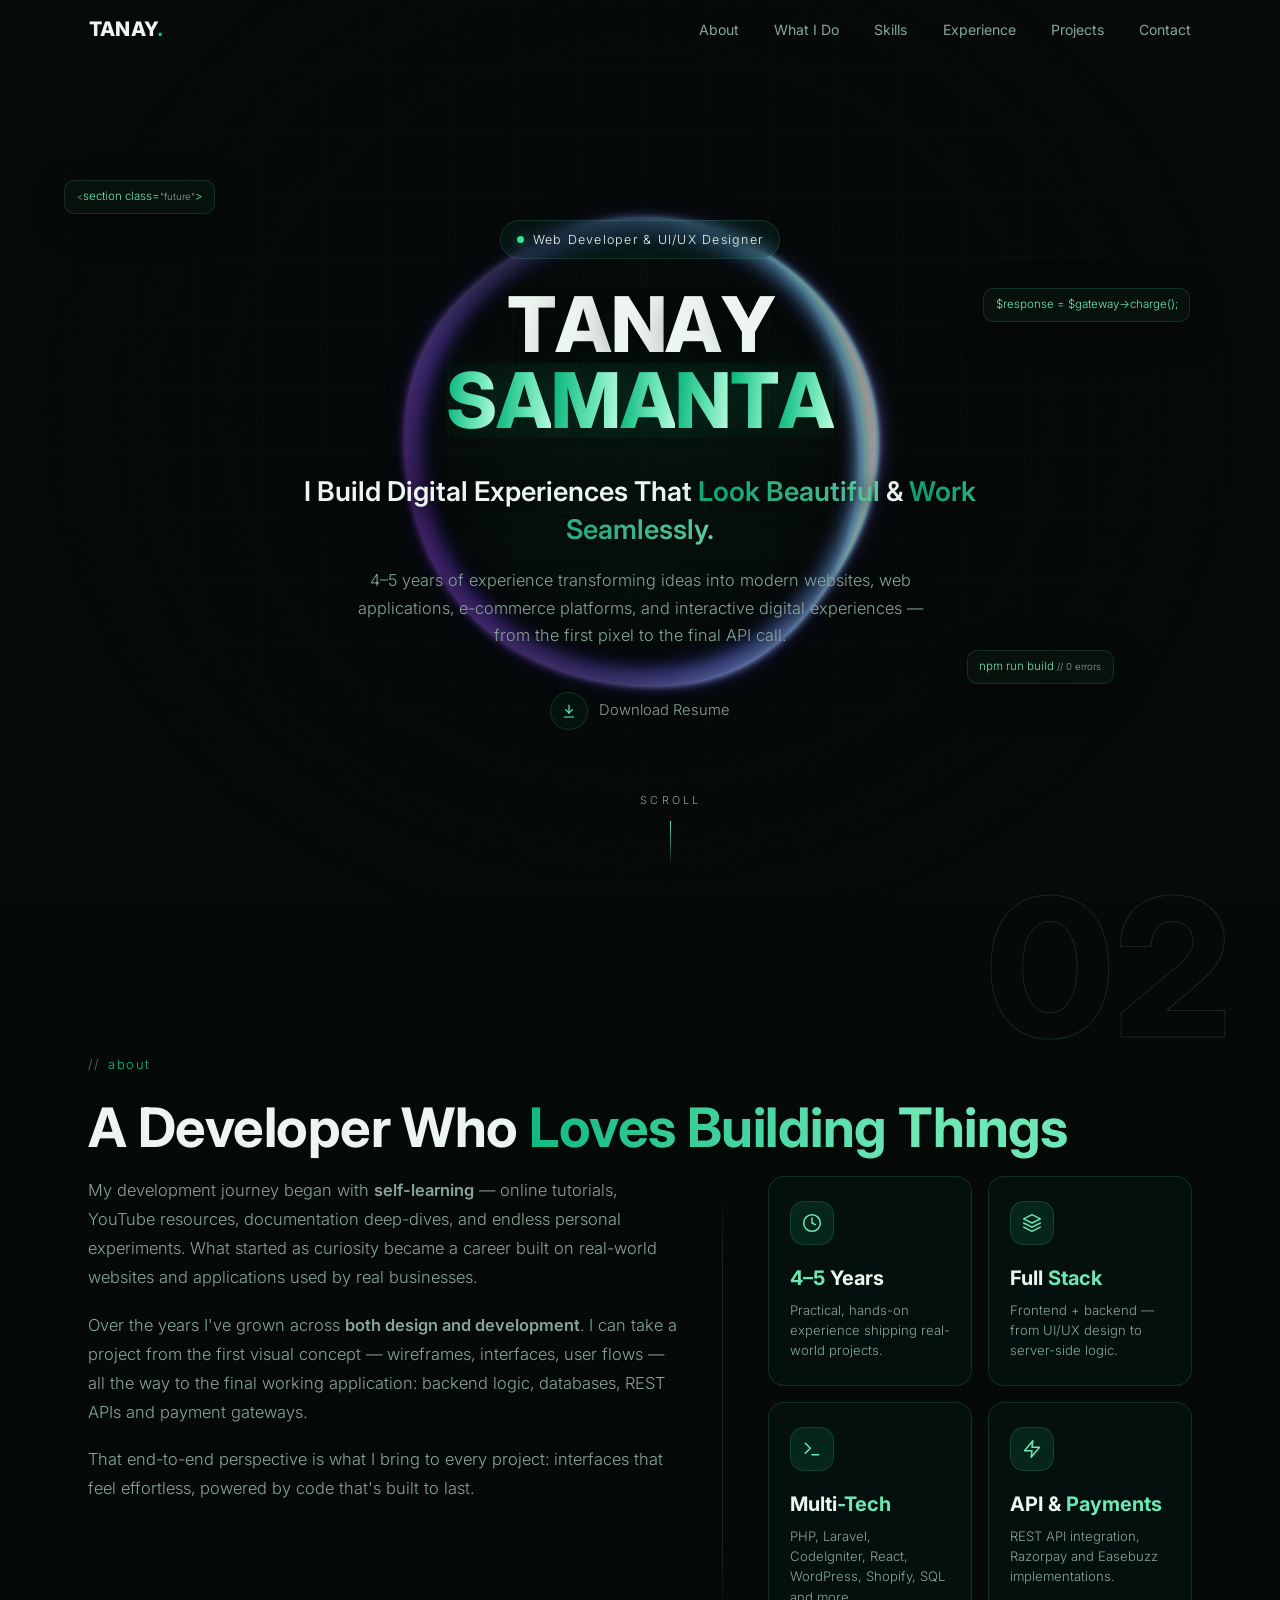
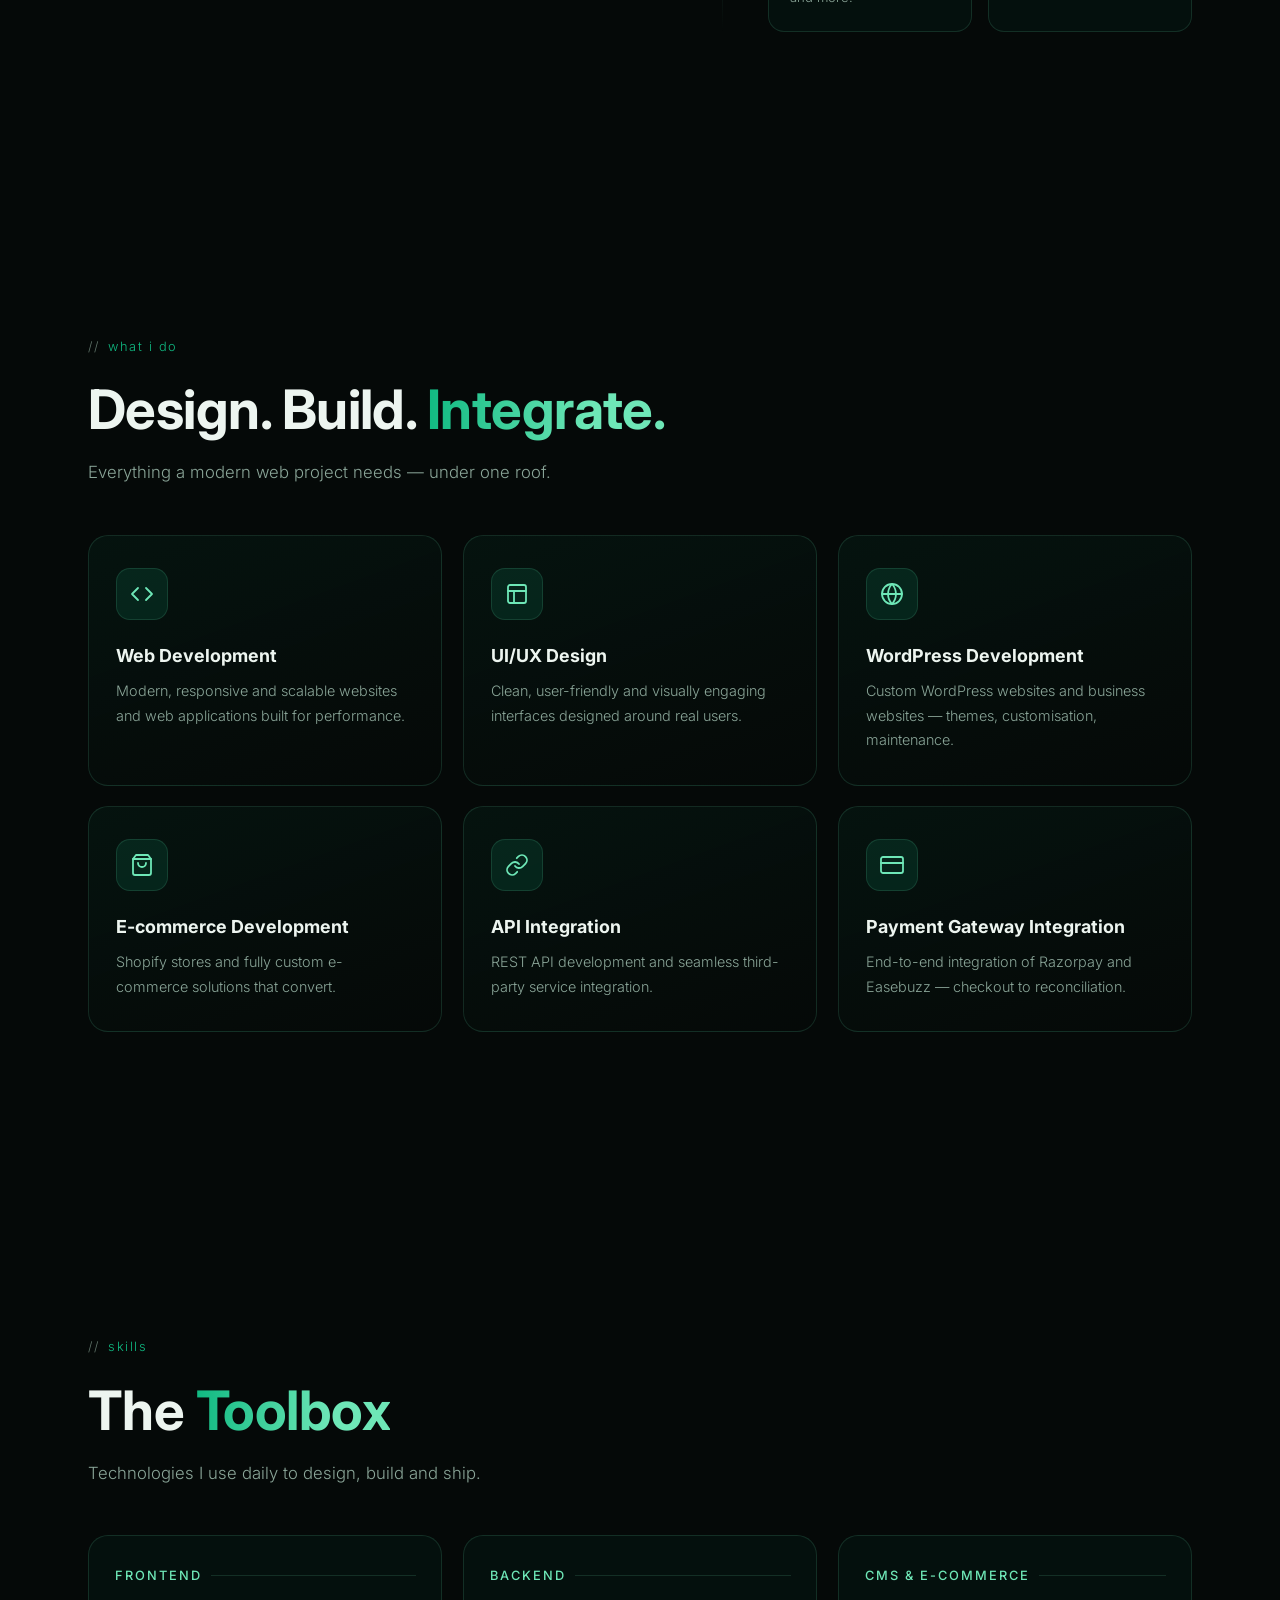
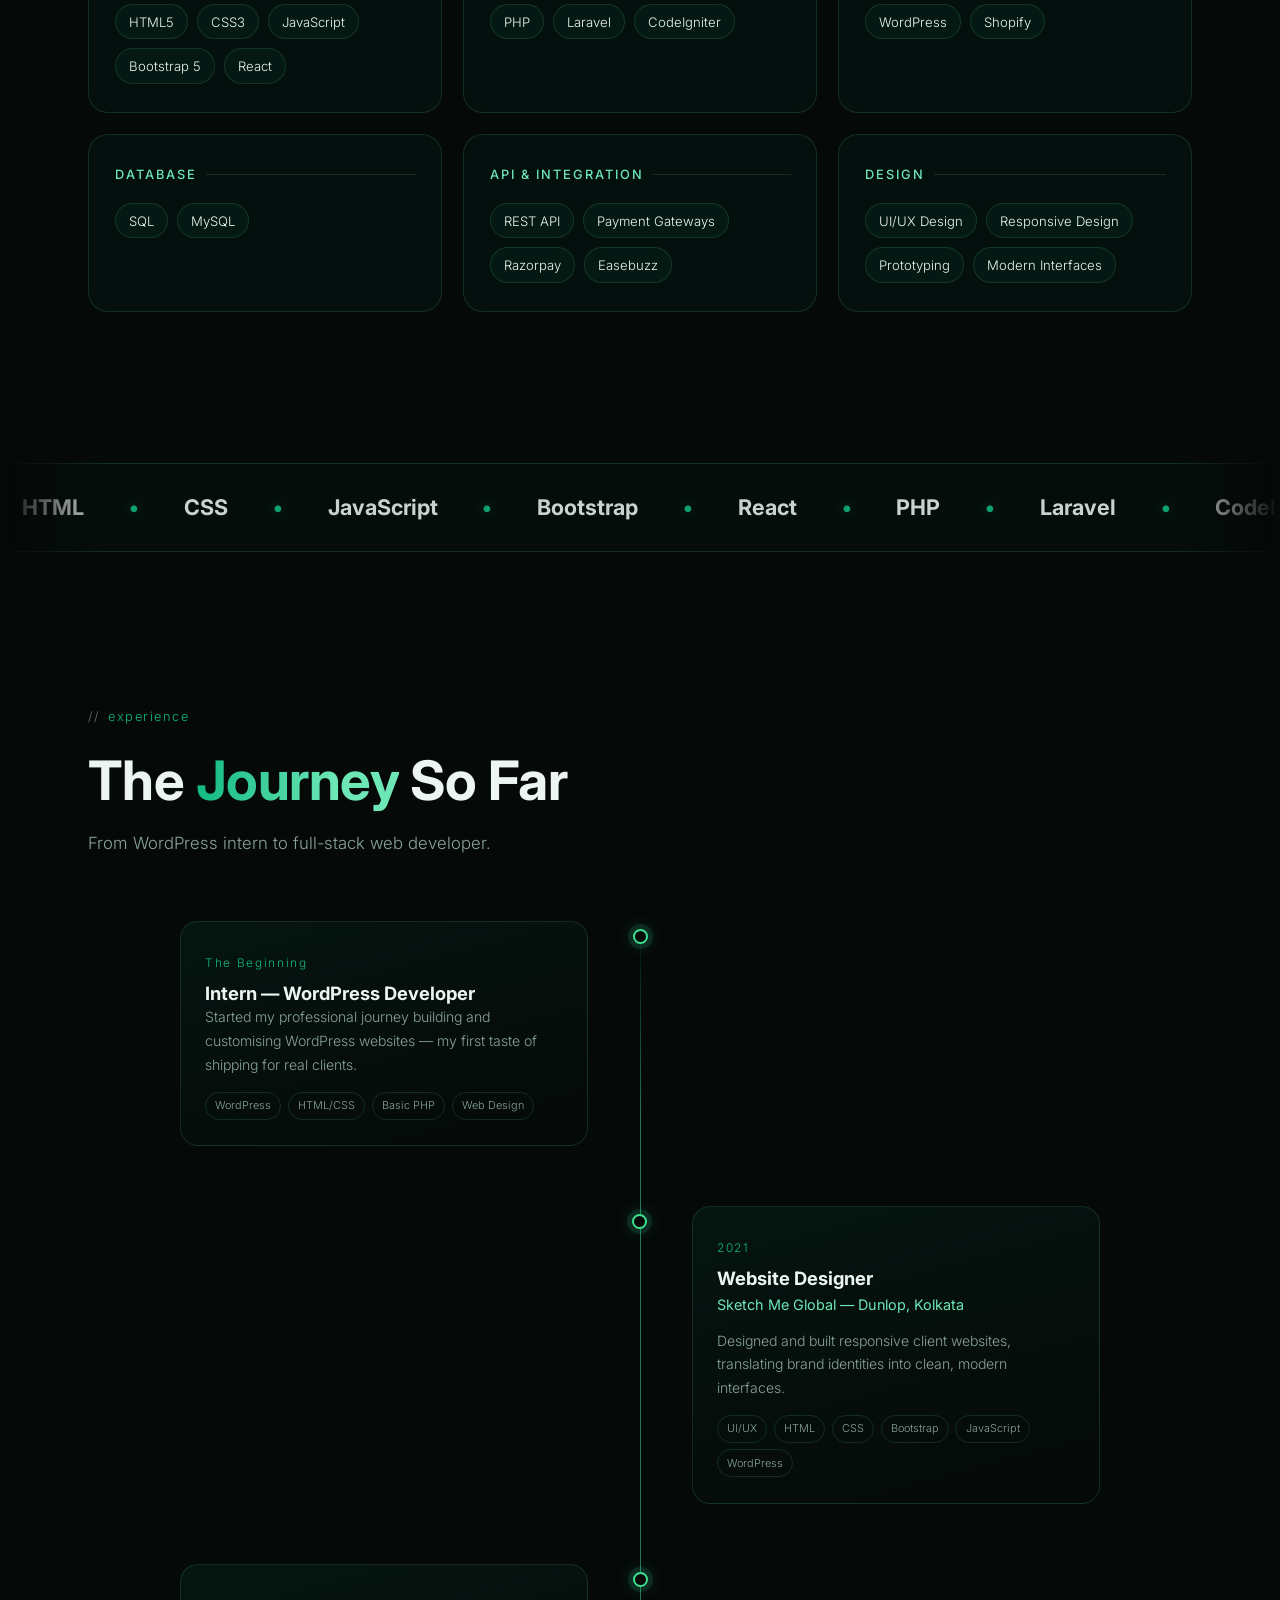
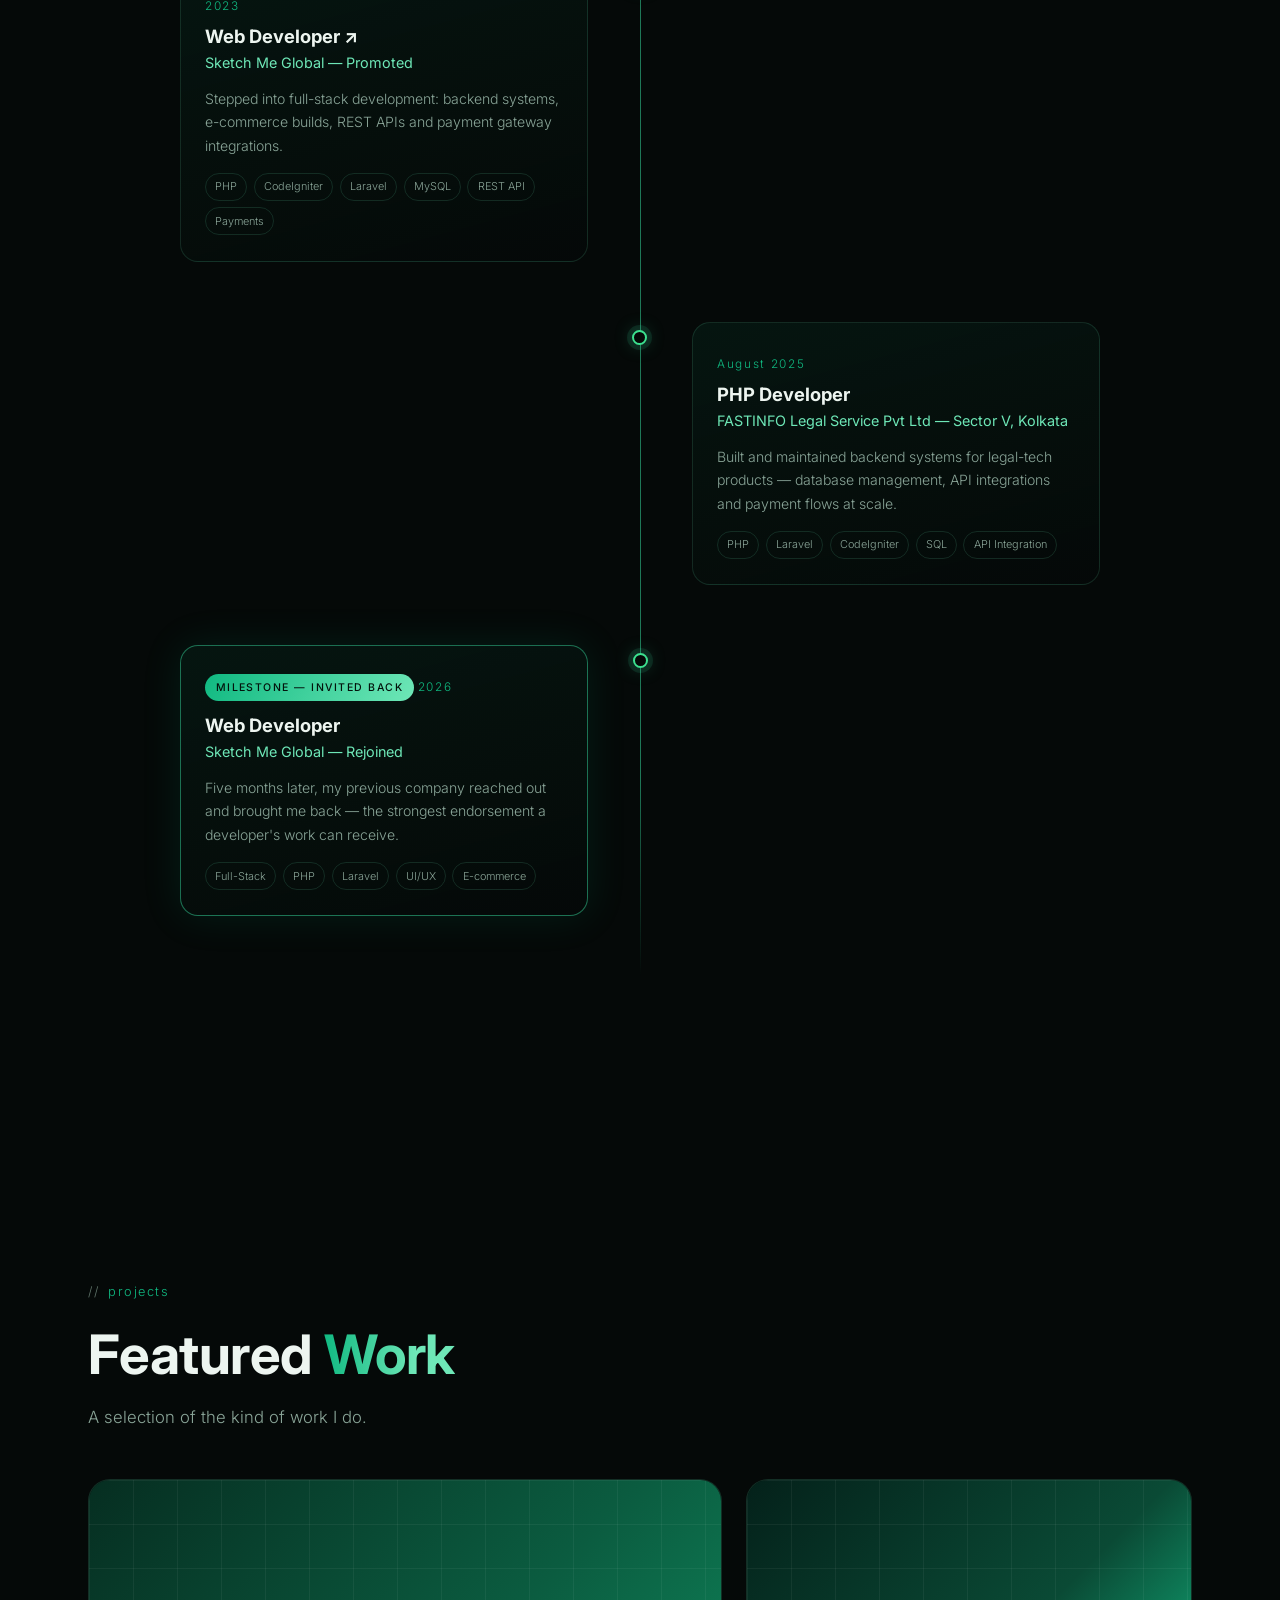
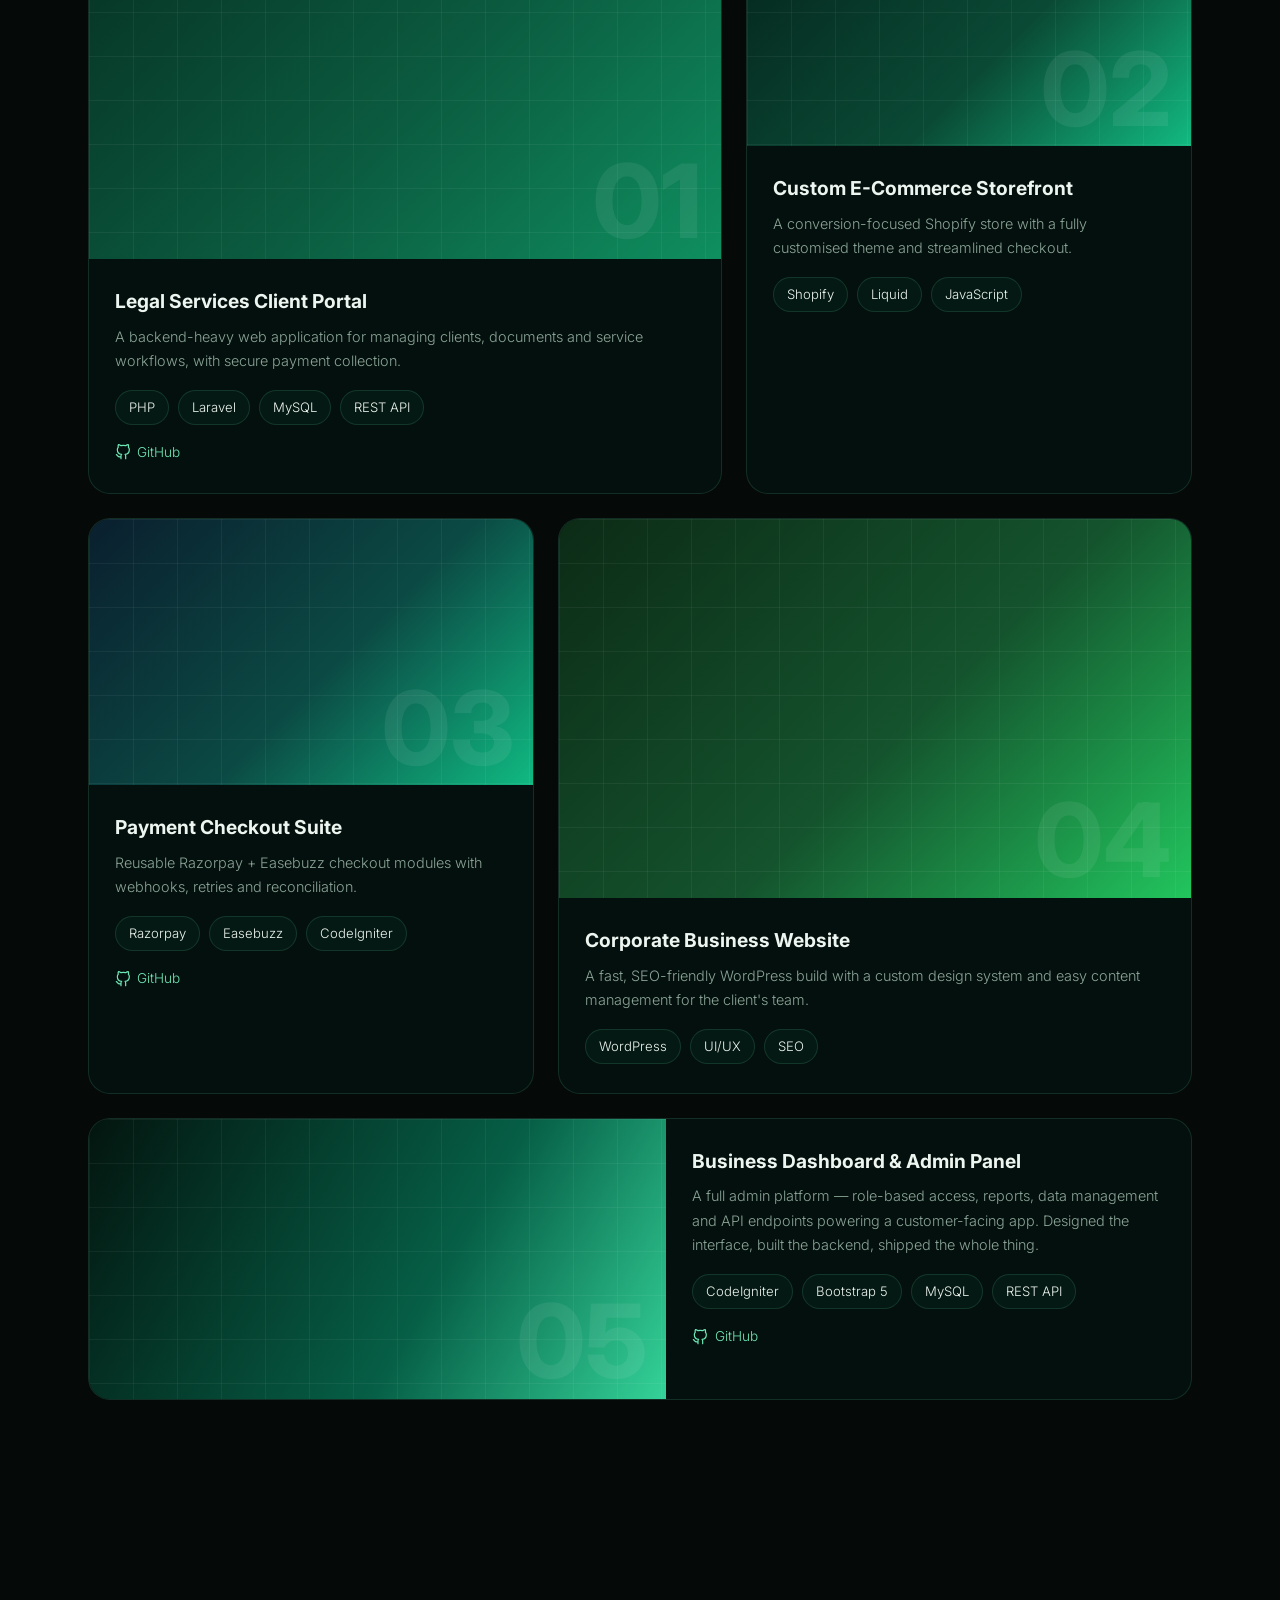
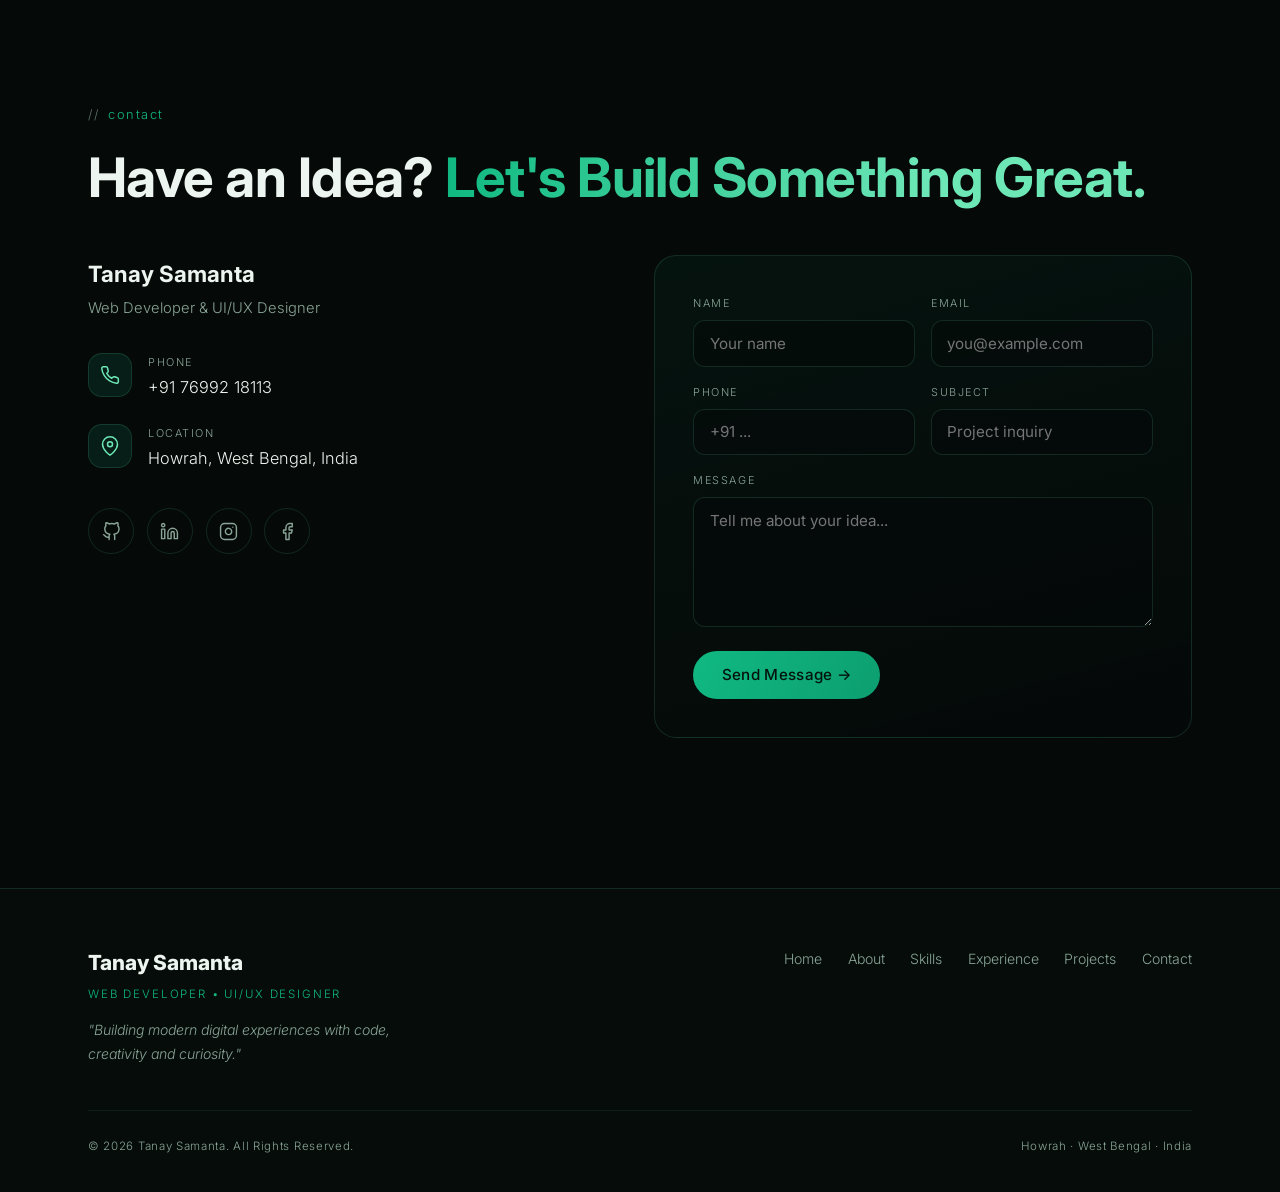
<file: index.html>
﻿<!DOCTYPE html>
<html lang="en">
<head>
<meta charset="UTF-8">
<meta name="viewport" content="width=device-width, initial-scale=1.0">
<title>Tanay Samanta | Web Developer &amp; UI/UX Designer</title>
<meta name="description" content="Tanay Samanta is a Web Developer and UI/UX Designer from West Bengal, India with 4–5 years of experience in PHP, Laravel, CodeIgniter, React, WordPress, Shopify, JavaScript, SQL, REST API and payment gateway integration.">
<meta property="og:title" content="Tanay Samanta | Web Developer &amp; UI/UX Designer">
<meta property="og:description" content="4–5 years of experience building modern websites, web applications, e-commerce platforms and payment integrations.">
<meta property="og:type" content="website">
<link rel="preconnect" href="https://fonts.googleapis.com">
<link rel="preconnect" href="https://fonts.gstatic.com" crossorigin>
<link href="https://fonts.googleapis.com/css2?family=Inter:wght@300;400;500;600;700;800&display=swap" rel="stylesheet">
<link rel="stylesheet" href="style.css">
</head>
<body>

<div class="loader" id="loader">
  <canvas class="loader-stars" id="loaderStars" aria-hidden="true"></canvas>
  <div class="loader-inner">
    <span class="loader-mark">TANAY<em>.</em></span>
    <div class="loader-scene">
      <div class="orbit orbit-1" aria-hidden="true"><div class="orbit-spin"><span class="planet"></span></div></div>
      <div class="orbit orbit-2" aria-hidden="true"><div class="orbit-spin"><span class="planet"></span></div></div>
      <div class="orbit orbit-3" aria-hidden="true"><div class="orbit-spin"><span class="planet"></span></div></div>
      <div class="loader-sun" aria-hidden="true"></div>
    </div>
  </div>
  <div class="loader-count"><span id="loaderPct">0</span><small>%</small></div>
</div>
<div class="scroll-progress" id="scrollProgress"></div>
<div class="noise" aria-hidden="true"></div>
<div class="glow-follow" id="glowFollow" aria-hidden="true"></div>
<div class="cursor-dot" id="cursorDot" aria-hidden="true"></div>
<div class="cursor-ring" id="cursorRing" aria-hidden="true"></div>

<!-- ================= NAV ================= -->
<header class="nav" id="nav">
  <div class="nav-inner">
    <a href="#home" class="logo" data-hover>TANAY<em>.</em></a>
    <nav aria-label="Primary">
      <ul class="nav-links">
        <li><a href="#about" data-hover>About</a></li>
        <li><a href="#services" data-hover>What I Do</a></li>
        <li><a href="#skills" data-hover>Skills</a></li>
        <li><a href="#experience" data-hover>Experience</a></li>
        <li><a href="#projects" data-hover>Projects</a></li>
        <li><a href="#contact" data-hover>Contact</a></li>
      </ul>
    </nav>
    <button class="burger" id="burger" aria-label="Open menu" aria-expanded="false">
      <span></span><span></span><span></span>
    </button>
  </div>
</header>
<div class="mobile-menu" id="mobileMenu">
  <a href="#about">About</a>
  <a href="#services">What I Do</a>
  <a href="#skills">Skills</a>
  <a href="#experience">Experience</a>
  <a href="#projects">Projects</a>
  <a href="#contact">Contact</a>
</div>

<!-- ================= HERO ================= -->
<section class="hero" id="home">
  <div class="hero-bg-grid" aria-hidden="true"></div>
  <canvas id="orb" aria-hidden="true"></canvas>
  <div class="hero-scrim" aria-hidden="true"></div>

  <div class="float-chip" style="top:20%;left:5%;--fd2:0s"><small>&lt;</small>section class=<small>"future"</small>&gt;</div>
  <div class="float-chip" style="top:32%;right:7%;--fd2:1.4s">$response = $gateway-&gt;charge();</div>
  <div class="float-chip" style="bottom:24%;right:13%;--fd2:2.6s">npm run build <small>// 0 errors</small></div>

  <div class="wrap hero-inner">
    <div class="hero-badge"><span class="hero-badge-dot" aria-hidden="true"></span>Web Developer &amp; UI/UX Designer</div>
    <h1 class="hero-name" id="heroName"><span class="row">Tanay</span><span class="row">Samanta</span></h1>
    <p class="hero-headline">I Build Digital Experiences That <span class="grad">Look Beautiful</span> &amp; <span class="grad">Work Seamlessly.</span></p>
    <p class="hero-sub">4–5 years of experience transforming ideas into modern websites, web applications, e-commerce platforms, and interactive digital experiences — from the first pixel to the final API call.</p>
    <div class="hero-actions">
      <!-- <a href="#projects" class="btn btn-solid magnetic" data-hover>View My Work <span class="btn-arrow" aria-hidden="true">→</span></a>
      <a href="#contact" class="btn btn-ghost magnetic" data-hover>Let's Talk</a> -->
      <!-- TODO: replace # with the actual resume PDF link -->
      <a href="#" class="hero-resume magnetic" data-hover>
        <span class="hero-resume-icon" aria-hidden="true">
          <svg viewBox="0 0 24 24" fill="none" stroke="currentColor" stroke-width="1.8" stroke-linecap="round" stroke-linejoin="round"><path d="M12 3v12"/><path d="m7 10 5 5 5-5"/><path d="M5 21h14"/></svg>
        </span>
        Download Resume
      </a>
    </div>
  </div>
  <div class="scroll-hint">SCROLL</div>
</section>

<!-- ================= ABOUT ================= -->
<section id="about">
  <span class="about-ghost" aria-hidden="true">02</span>
  <div class="wrap">
    <p class="eyebrow reveal">about</p>
    <h2 class="sec-title reveal" data-fx="blur">A Developer Who <span class="grad">Loves Building Things</span></h2>
    <div class="about-grid">
      <div class="about-copy">
        <p class="reveal scroll-fade-text">My development journey began with <b>self-learning</b> — online tutorials, YouTube resources, documentation deep-dives, and endless personal experiments. What started as curiosity became a career built on real-world websites and applications used by real businesses.</p>
        <p class="reveal scroll-fade-text" style="--rd:.1s">Over the years I've grown across <b>both design and development</b>. I can take a project from the first visual concept — wireframes, interfaces, user flows — all the way to the final working application: backend logic, databases, REST APIs and payment gateways.</p>
        <p class="reveal scroll-fade-text" style="--rd:.2s">That end-to-end perspective is what I bring to every project: interfaces that feel effortless, powered by code that's built to last.</p>
      </div>
      <div class="about-divider" aria-hidden="true"></div>
      <div class="about-highlights">
        <div class="hl-card reveal" data-fx="scale">
          <div class="svc-icon"><svg viewBox="0 0 24 24" fill="none" stroke="currentColor" stroke-width="1.8" stroke-linecap="round" stroke-linejoin="round"><circle cx="12" cy="12" r="10"/><polyline points="12 6 12 12 16 14"/></svg></div>
          <h3><span>4–5</span> Years</h3><p>Practical, hands-on experience shipping real-world projects.</p>
        </div>
        <div class="hl-card reveal" data-fx="scale" style="--rd:.08s">
          <div class="svc-icon"><svg viewBox="0 0 24 24" fill="none" stroke="currentColor" stroke-width="1.8" stroke-linecap="round" stroke-linejoin="round"><polygon points="12 2 2 7 12 12 22 7 12 2"/><polyline points="2 17 12 22 22 17"/><polyline points="2 12 12 17 22 12"/></svg></div>
          <h3>Full <span>Stack</span></h3><p>Frontend + backend — from UI/UX design to server-side logic.</p>
        </div>
        <div class="hl-card reveal" data-fx="scale" style="--rd:.16s">
          <div class="svc-icon"><svg viewBox="0 0 24 24" fill="none" stroke="currentColor" stroke-width="1.8" stroke-linecap="round" stroke-linejoin="round"><polyline points="4 17 10 11 4 5"/><line x1="12" y1="19" x2="20" y2="19"/></svg></div>
          <h3>Multi<span>-Tech</span></h3><p>PHP, Laravel, CodeIgniter, React, WordPress, Shopify, SQL and more.</p>
        </div>
        <div class="hl-card reveal" data-fx="scale" style="--rd:.24s">
          <div class="svc-icon"><svg viewBox="0 0 24 24" fill="none" stroke="currentColor" stroke-width="1.8" stroke-linecap="round" stroke-linejoin="round"><polygon points="13 2 3 14 12 14 11 22 21 10 12 10 13 2"/></svg></div>
          <h3>API &amp; <span>Payments</span></h3><p>REST API integration, Razorpay and Easebuzz implementations.</p>
        </div>
      </div>
    </div>
  </div>
</section>

<!-- ================= WHAT I DO ================= -->
<section id="services">
  <div class="wrap">
    <p class="eyebrow reveal">what i do</p>
    <h2 class="sec-title reveal" data-fx="blur">Design. Build. <span class="grad">Integrate.</span></h2>
    <p class="sec-intro reveal">Everything a modern web project needs — under one roof.</p>
    <div class="services-grid">
      <div class="svc-card reveal">
        <div class="svc-icon"><svg viewBox="0 0 24 24" fill="none" stroke="currentColor" stroke-width="1.8" stroke-linecap="round" stroke-linejoin="round"><polyline points="16 18 22 12 16 6"/><polyline points="8 6 2 12 8 18"/></svg></div>
        <h3>Web Development</h3><p>Modern, responsive and scalable websites and web applications built for performance.</p>
      </div>
      <div class="svc-card reveal" style="--rd:.08s">
        <div class="svc-icon"><svg viewBox="0 0 24 24" fill="none" stroke="currentColor" stroke-width="1.8" stroke-linecap="round" stroke-linejoin="round"><rect x="3" y="3" width="18" height="18" rx="2"/><line x1="3" y1="9" x2="21" y2="9"/><line x1="9" y1="21" x2="9" y2="9"/></svg></div>
        <h3>UI/UX Design</h3><p>Clean, user-friendly and visually engaging interfaces designed around real users.</p>
      </div>
      <div class="svc-card reveal" style="--rd:.16s">
        <div class="svc-icon"><svg viewBox="0 0 24 24" fill="none" stroke="currentColor" stroke-width="1.8" stroke-linecap="round" stroke-linejoin="round"><circle cx="12" cy="12" r="10"/><line x1="2" y1="12" x2="22" y2="12"/><path d="M12 2a15.3 15.3 0 0 1 4 10 15.3 15.3 0 0 1-4 10 15.3 15.3 0 0 1-4-10 15.3 15.3 0 0 1 4-10z"/></svg></div>
        <h3>WordPress Development</h3><p>Custom WordPress websites and business websites — themes, customisation, maintenance.</p>
      </div>
      <div class="svc-card reveal" style="--rd:.24s">
        <div class="svc-icon"><svg viewBox="0 0 24 24" fill="none" stroke="currentColor" stroke-width="1.8" stroke-linecap="round" stroke-linejoin="round"><path d="M6 2 3 6v14a2 2 0 0 0 2 2h14a2 2 0 0 0 2-2V6l-3-4z"/><line x1="3" y1="6" x2="21" y2="6"/><path d="M16 10a4 4 0 0 1-8 0"/></svg></div>
        <h3>E-commerce Development</h3><p>Shopify stores and fully custom e-commerce solutions that convert.</p>
      </div>
      <div class="svc-card reveal" style="--rd:.32s">
        <div class="svc-icon"><svg viewBox="0 0 24 24" fill="none" stroke="currentColor" stroke-width="1.8" stroke-linecap="round" stroke-linejoin="round"><path d="M10 13a5 5 0 0 0 7.54.54l3-3a5 5 0 0 0-7.07-7.07l-1.72 1.71"/><path d="M14 11a5 5 0 0 0-7.54-.54l-3 3a5 5 0 0 0 7.07 7.07l1.71-1.71"/></svg></div>
        <h3>API Integration</h3><p>REST API development and seamless third-party service integration.</p>
      </div>
      <div class="svc-card reveal" style="--rd:.4s">
        <div class="svc-icon"><svg viewBox="0 0 24 24" fill="none" stroke="currentColor" stroke-width="1.8" stroke-linecap="round" stroke-linejoin="round"><rect x="1" y="4" width="22" height="16" rx="2"/><line x1="1" y1="10" x2="23" y2="10"/></svg></div>
        <h3>Payment Gateway Integration</h3><p>End-to-end integration of Razorpay and Easebuzz — checkout to reconciliation.</p>
      </div>
    </div>
  </div>
</section>

<!-- ================= SKILLS ================= -->
<section id="skills">
  <div class="wrap">
    <p class="eyebrow reveal">skills</p>
    <h2 class="sec-title reveal" data-fx="blur">The <span class="grad">Toolbox</span></h2>
    <p class="sec-intro reveal">Technologies I use daily to design, build and ship.</p>
    <div class="skills-grid">
      <div class="skill-card reveal"><h3>Frontend</h3><div class="chips"><span>HTML5</span><span>CSS3</span><span>JavaScript</span><span>Bootstrap 5</span><span>React</span></div></div>
      <div class="skill-card reveal" style="--rd:.07s"><h3>Backend</h3><div class="chips"><span>PHP</span><span>Laravel</span><span>CodeIgniter</span></div></div>
      <div class="skill-card reveal" style="--rd:.14s"><h3>CMS &amp; E-commerce</h3><div class="chips"><span>WordPress</span><span>Shopify</span></div></div>
      <div class="skill-card reveal" style="--rd:.21s"><h3>Database</h3><div class="chips"><span>SQL</span><span>MySQL</span></div></div>
      <div class="skill-card reveal" style="--rd:.28s"><h3>API &amp; Integration</h3><div class="chips"><span>REST API</span><span>Payment Gateways</span><span>Razorpay</span><span>Easebuzz</span></div></div>
      <div class="skill-card reveal" style="--rd:.35s"><h3>Design</h3><div class="chips"><span>UI/UX Design</span><span>Responsive Design</span><span>Prototyping</span><span>Modern Interfaces</span></div></div>
    </div>
  </div>
</section>

<!-- ================= MARQUEE ================= -->
<div class="marquee" aria-hidden="true">
  <div class="marquee-track" id="marqueeTrack">
    <span>HTML</span><span>CSS</span><span>JavaScript</span><span>Bootstrap</span><span>React</span><span>PHP</span><span>Laravel</span><span>CodeIgniter</span><span>WordPress</span><span>Shopify</span><span>SQL</span><span>REST API</span><span>Razorpay</span><span>Easebuzz</span>
  </div>
</div>

<!-- ================= EXPERIENCE ================= -->
<section id="experience">
  <div class="wrap">
    <p class="eyebrow reveal">experience</p>
    <h2 class="sec-title reveal" data-fx="blur">The <span class="grad">Journey</span> So Far</h2>
    <p class="sec-intro reveal">From WordPress intern to full-stack web developer.</p>
    <div class="timeline">
      <div class="tl-item reveal" data-fx="left">
        <div class="tl-dot"></div>
        <div class="tl-card">
          <span class="tl-period">The Beginning</span>
          <h3>Intern — WordPress Developer</h3>
          <p>Started my professional journey building and customising WordPress websites — my first taste of shipping for real clients.</p>
          <div class="tl-tags"><span>WordPress</span><span>HTML/CSS</span><span>Basic PHP</span><span>Web Design</span></div>
        </div>
      </div>
      <div class="tl-item reveal" data-fx="right">
        <div class="tl-dot"></div>
        <div class="tl-card">
          <span class="tl-period">2021</span>
          <h3>Website Designer</h3>
          <h4>Sketch Me Global — Dunlop, Kolkata</h4>
          <p>Designed and built responsive client websites, translating brand identities into clean, modern interfaces.</p>
          <div class="tl-tags"><span>UI/UX</span><span>HTML</span><span>CSS</span><span>Bootstrap</span><span>JavaScript</span><span>WordPress</span></div>
        </div>
      </div>
      <div class="tl-item reveal" data-fx="left">
        <div class="tl-dot"></div>
        <div class="tl-card">
          <span class="tl-period">2023</span>
          <h3>Web Developer <span aria-hidden="true">↗</span></h3>
          <h4>Sketch Me Global — Promoted</h4>
          <p>Stepped into full-stack development: backend systems, e-commerce builds, REST APIs and payment gateway integrations.</p>
          <div class="tl-tags"><span>PHP</span><span>CodeIgniter</span><span>Laravel</span><span>MySQL</span><span>REST API</span><span>Payments</span></div>
        </div>
      </div>
      <div class="tl-item reveal" data-fx="right">
        <div class="tl-dot"></div>
        <div class="tl-card">
          <span class="tl-period">August 2025</span>
          <h3>PHP Developer</h3>
          <h4>FASTINFO Legal Service Pvt Ltd — Sector V, Kolkata</h4>
          <p>Built and maintained backend systems for legal-tech products — database management, API integrations and payment flows at scale.</p>
          <div class="tl-tags"><span>PHP</span><span>Laravel</span><span>CodeIgniter</span><span>SQL</span><span>API Integration</span></div>
        </div>
      </div>
      <div class="tl-item reveal" data-fx="left">
        <div class="tl-dot"></div>
        <div class="tl-card milestone">
          <span class="tl-badge">Milestone — Invited Back</span>
          <span class="tl-period">2026</span>
          <h3>Web Developer</h3>
          <h4>Sketch Me Global — Rejoined</h4>
          <p>Five months later, my previous company reached out and brought me back — the strongest endorsement a developer's work can receive.</p>
          <div class="tl-tags"><span>Full-Stack</span><span>PHP</span><span>Laravel</span><span>UI/UX</span><span>E-commerce</span></div>
        </div>
      </div>
    </div>
  </div>
</section>

<!-- ================= PROJECTS ================= -->
<section id="projects">
  <div class="wrap">
    <p class="eyebrow reveal">projects</p>
    <h2 class="sec-title reveal" data-fx="blur">Featured <span class="grad">Work</span></h2>
    <p class="sec-intro reveal">A selection of the kind of work I do. <!-- TODO: replace placeholder projects, links and artwork with real screenshots & URLs --></p>
    <div class="projects-grid">

      <article class="project reveal">
        <div class="p-thumb">
          <div class="p-art" style="background:linear-gradient(135deg,#062e21,#0b5c40 55%,#0f8f60)"></div>
          <span class="p-num">01</span>
          <div class="p-overlay"><a href="#" class="btn btn-solid" data-hover>View Project →</a></div>
        </div>
        <div class="p-body">
          <h3>Legal Services Client Portal</h3>
          <p>A backend-heavy web application for managing clients, documents and service workflows, with secure payment collection.</p>
          <div class="chips"><span>PHP</span><span>Laravel</span><span>MySQL</span><span>REST API</span></div>
          <div class="p-links">
            <a href="#" data-hover><svg viewBox="0 0 24 24" fill="none" stroke="currentColor" stroke-width="1.8" stroke-linecap="round" stroke-linejoin="round"><path d="M9 19c-5 1.5-5-2.5-7-3m14 6v-3.87a3.37 3.37 0 0 0-.94-2.61c3.14-.35 6.44-1.54 6.44-7A5.44 5.44 0 0 0 20 4.77 5.07 5.07 0 0 0 19.91 1S18.73.65 16 2.48a13.38 13.38 0 0 0-7 0C6.27.65 5.09 1 5.09 1A5.07 5.07 0 0 0 5 4.77a5.44 5.44 0 0 0-1.5 3.78c0 5.42 3.3 6.61 6.44 7A3.37 3.37 0 0 0 9 18.13V22"/></svg> GitHub</a>
          </div>
        </div>
      </article>

      <article class="project small reveal" style="--rd:.1s">
        <div class="p-thumb">
          <div class="p-art" style="background:linear-gradient(135deg,#04211a,#0a4a35 60%,#12b981)"></div>
          <span class="p-num">02</span>
          <div class="p-overlay"><a href="#" class="btn btn-solid" data-hover>View Project →</a></div>
        </div>
        <div class="p-body">
          <h3>Custom E-Commerce Storefront</h3>
          <p>A conversion-focused Shopify store with a fully customised theme and streamlined checkout.</p>
          <div class="chips"><span>Shopify</span><span>Liquid</span><span>JavaScript</span></div>
        </div>
      </article>

      <article class="project small reveal">
        <div class="p-thumb">
          <div class="p-art" style="background:linear-gradient(135deg,#0a1f2e,#0b4a44 55%,#10b981)"></div>
          <span class="p-num">03</span>
          <div class="p-overlay"><a href="#" class="btn btn-solid" data-hover>View Project →</a></div>
        </div>
        <div class="p-body">
          <h3>Payment Checkout Suite</h3>
          <p>Reusable Razorpay + Easebuzz checkout modules with webhooks, retries and reconciliation.</p>
          <div class="chips"><span>Razorpay</span><span>Easebuzz</span><span>CodeIgniter</span></div>
          <div class="p-links">
            <a href="#" data-hover><svg viewBox="0 0 24 24" fill="none" stroke="currentColor" stroke-width="1.8" stroke-linecap="round" stroke-linejoin="round"><path d="M9 19c-5 1.5-5-2.5-7-3m14 6v-3.87a3.37 3.37 0 0 0-.94-2.61c3.14-.35 6.44-1.54 6.44-7A5.44 5.44 0 0 0 20 4.77 5.07 5.07 0 0 0 19.91 1S18.73.65 16 2.48a13.38 13.38 0 0 0-7 0C6.27.65 5.09 1 5.09 1A5.07 5.07 0 0 0 5 4.77a5.44 5.44 0 0 0-1.5 3.78c0 5.42 3.3 6.61 6.44 7A3.37 3.37 0 0 0 9 18.13V22"/></svg> GitHub</a>
          </div>
        </div>
      </article>

      <article class="project reveal" style="--rd:.1s">
        <div class="p-thumb">
          <div class="p-art" style="background:linear-gradient(135deg,#0c2b16,#14532d 55%,#22c55e)"></div>
          <span class="p-num">04</span>
          <div class="p-overlay"><a href="#" class="btn btn-solid" data-hover>View Project →</a></div>
        </div>
        <div class="p-body">
          <h3>Corporate Business Website</h3>
          <p>A fast, SEO-friendly WordPress build with a custom design system and easy content management for the client's team.</p>
          <div class="chips"><span>WordPress</span><span>UI/UX</span><span>SEO</span></div>
        </div>
      </article>

      <article class="project wide reveal" data-fx="scale">
        <div class="p-thumb">
          <div class="p-art" style="background:linear-gradient(120deg,#03150f,#065f46 60%,#34d399)"></div>
          <span class="p-num">05</span>
          <div class="p-overlay"><a href="#" class="btn btn-solid" data-hover>View Project →</a></div>
        </div>
        <div class="p-body">
          <h3>Business Dashboard &amp; Admin Panel</h3>
          <p>A full admin platform — role-based access, reports, data management and API endpoints powering a customer-facing app. Designed the interface, built the backend, shipped the whole thing.</p>
          <div class="chips"><span>CodeIgniter</span><span>Bootstrap 5</span><span>MySQL</span><span>REST API</span></div>
          <div class="p-links">
            <a href="#" data-hover><svg viewBox="0 0 24 24" fill="none" stroke="currentColor" stroke-width="1.8" stroke-linecap="round" stroke-linejoin="round"><path d="M9 19c-5 1.5-5-2.5-7-3m14 6v-3.87a3.37 3.37 0 0 0-.94-2.61c3.14-.35 6.44-1.54 6.44-7A5.44 5.44 0 0 0 20 4.77 5.07 5.07 0 0 0 19.91 1S18.73.65 16 2.48a13.38 13.38 0 0 0-7 0C6.27.65 5.09 1 5.09 1A5.07 5.07 0 0 0 5 4.77a5.44 5.44 0 0 0-1.5 3.78c0 5.42 3.3 6.61 6.44 7A3.37 3.37 0 0 0 9 18.13V22"/></svg> GitHub</a>
          </div>
        </div>
      </article>

    </div>
  </div>
</section>

<!-- ================= CONTACT ================= -->
<section id="contact">
  <div class="wrap">
    <p class="eyebrow reveal">contact</p>
    <h2 class="sec-title reveal" data-fx="blur">Have an Idea? <span class="grad">Let's Build Something Great.</span></h2>
    <div class="contact-grid">
      <div class="contact-info reveal" data-fx="left">
        <h3>Tanay Samanta</h3>
        <p class="role">Web Developer &amp; UI/UX Designer</p>
        <div class="c-row">
          <div class="svc-icon"><svg viewBox="0 0 24 24" fill="none" stroke="currentColor" stroke-width="1.8" stroke-linecap="round" stroke-linejoin="round"><path d="M22 16.92v3a2 2 0 0 1-2.18 2 19.79 19.79 0 0 1-8.63-3.07 19.5 19.5 0 0 1-6-6 19.79 19.79 0 0 1-3.07-8.67A2 2 0 0 1 4.11 2h3a2 2 0 0 1 2 1.72c.13.96.36 1.9.7 2.81a2 2 0 0 1-.45 2.11L8.09 9.91a16 16 0 0 0 6 6l1.27-1.27a2 2 0 0 1 2.11-.45c.91.34 1.85.57 2.81.7A2 2 0 0 1 22 16.92z"/></svg></div>
          <div><small>Phone</small><a href="tel:+917699218113" data-hover>+91 76992 18113</a></div>
        </div>
        <div class="c-row">
          <div class="svc-icon"><svg viewBox="0 0 24 24" fill="none" stroke="currentColor" stroke-width="1.8" stroke-linecap="round" stroke-linejoin="round"><path d="M21 10c0 7-9 13-9 13s-9-6-9-13a9 9 0 0 1 18 0z"/><circle cx="12" cy="10" r="3"/></svg></div>
          <div><small>Location</small><span class="val">Howrah, West Bengal, India</span></div>
        </div>
        <!-- TODO: replace # placeholders with real profile URLs -->
        <div class="socials">
          <a href="#" aria-label="GitHub" data-hover><svg viewBox="0 0 24 24" fill="none" stroke="currentColor" stroke-width="1.8" stroke-linecap="round" stroke-linejoin="round"><path d="M9 19c-5 1.5-5-2.5-7-3m14 6v-3.87a3.37 3.37 0 0 0-.94-2.61c3.14-.35 6.44-1.54 6.44-7A5.44 5.44 0 0 0 20 4.77 5.07 5.07 0 0 0 19.91 1S18.73.65 16 2.48a13.38 13.38 0 0 0-7 0C6.27.65 5.09 1 5.09 1A5.07 5.07 0 0 0 5 4.77a5.44 5.44 0 0 0-1.5 3.78c0 5.42 3.3 6.61 6.44 7A3.37 3.37 0 0 0 9 18.13V22"/></svg></a>
          <a href="#" aria-label="LinkedIn" data-hover><svg viewBox="0 0 24 24" fill="none" stroke="currentColor" stroke-width="1.8" stroke-linecap="round" stroke-linejoin="round"><path d="M16 8a6 6 0 0 1 6 6v7h-4v-7a2 2 0 0 0-2-2 2 2 0 0 0-2 2v7h-4v-7a6 6 0 0 1 6-6z"/><rect x="2" y="9" width="4" height="12"/><circle cx="4" cy="4" r="2"/></svg></a>
          <a href="#" aria-label="Instagram" data-hover><svg viewBox="0 0 24 24" fill="none" stroke="currentColor" stroke-width="1.8" stroke-linecap="round" stroke-linejoin="round"><rect x="2" y="2" width="20" height="20" rx="5" ry="5"/><path d="M16 11.37A4 4 0 1 1 12.63 8 4 4 0 0 1 16 11.37z"/><line x1="17.5" y1="6.5" x2="17.51" y2="6.5"/></svg></a>
          <a href="#" aria-label="Facebook" data-hover><svg viewBox="0 0 24 24" fill="none" stroke="currentColor" stroke-width="1.8" stroke-linecap="round" stroke-linejoin="round"><path d="M18 2h-3a5 5 0 0 0-5 5v3H7v4h3v8h4v-8h3l1-4h-4V7a1 1 0 0 1 1-1h3z"/></svg></a>
        </div>
      </div>
      <form class="contact-form reveal" data-fx="right" id="contactForm" novalidate>
        <div class="form-row">
          <div class="field"><label for="cf-name">Name</label><input id="cf-name" name="name" type="text" placeholder="Your name" required></div>
          <div class="field"><label for="cf-email">Email</label><input id="cf-email" name="email" type="email" placeholder="you@example.com" required></div>
        </div>
        <div class="form-row">
          <div class="field"><label for="cf-phone">Phone</label><input id="cf-phone" name="phone" type="tel" placeholder="+91 ..."></div>
          <div class="field"><label for="cf-subject">Subject</label><input id="cf-subject" name="subject" type="text" placeholder="Project inquiry"></div>
        </div>
        <div class="field"><label for="cf-message">Message</label><textarea id="cf-message" name="message" placeholder="Tell me about your idea..." required></textarea></div>
        <button type="submit" class="btn btn-solid magnetic" data-hover>Send Message →</button>
        <p class="form-note" id="formNote">Thanks! Your message is ready to send — this demo form isn't wired to a server yet.</p>
        <!-- TODO: point the form at a backend endpoint (e.g. a PHP mail script) and remove the demo handler in the JS below -->
      </form>
    </div>
  </div>
</section>

<!-- ================= FOOTER ================= -->
<footer>
  <div class="wrap">
    <div class="foot-grid">
      <div class="foot-brand">
        <h3>Tanay Samanta</h3>
        <p class="role">WEB DEVELOPER • UI/UX DESIGNER</p>
        <blockquote>"Building modern digital experiences with code, creativity and curiosity."</blockquote>
      </div>
      <ul class="foot-nav">
        <li><a href="#home" data-hover>Home</a></li>
        <li><a href="#about" data-hover>About</a></li>
        <li><a href="#skills" data-hover>Skills</a></li>
        <li><a href="#experience" data-hover>Experience</a></li>
        <li><a href="#projects" data-hover>Projects</a></li>
        <li><a href="#contact" data-hover>Contact</a></li>
      </ul>
    </div>
    <div class="copyright">
      <span>© 2026 Tanay Samanta. All Rights Reserved.</span>
      <span>Howrah · West Bengal · India</span>
    </div>
  </div>
</footer>

<!-- ================= LEAVE-SITE CONFIRM MODAL ================= -->
<div class="leave-modal" id="leaveModal" aria-hidden="true">
  <div class="leave-modal-card">
    <p class="leave-modal-eyebrow">Leaving this site</p>
    <h3 class="leave-modal-title">You're about to visit an external link</h3>
    <p class="leave-modal-url" id="leaveModalUrl"></p>
    <div class="leave-modal-actions">
      <button type="button" class="btn btn-ghost" id="leaveModalCancel" data-hover>Stay here</button>
      <a href="#" target="_blank" rel="noopener noreferrer" class="btn btn-solid" id="leaveModalConfirm" data-hover>Continue →</a>
    </div>
  </div>
</div>

<script src="index.js"></script>
</body>
</html>
</file>
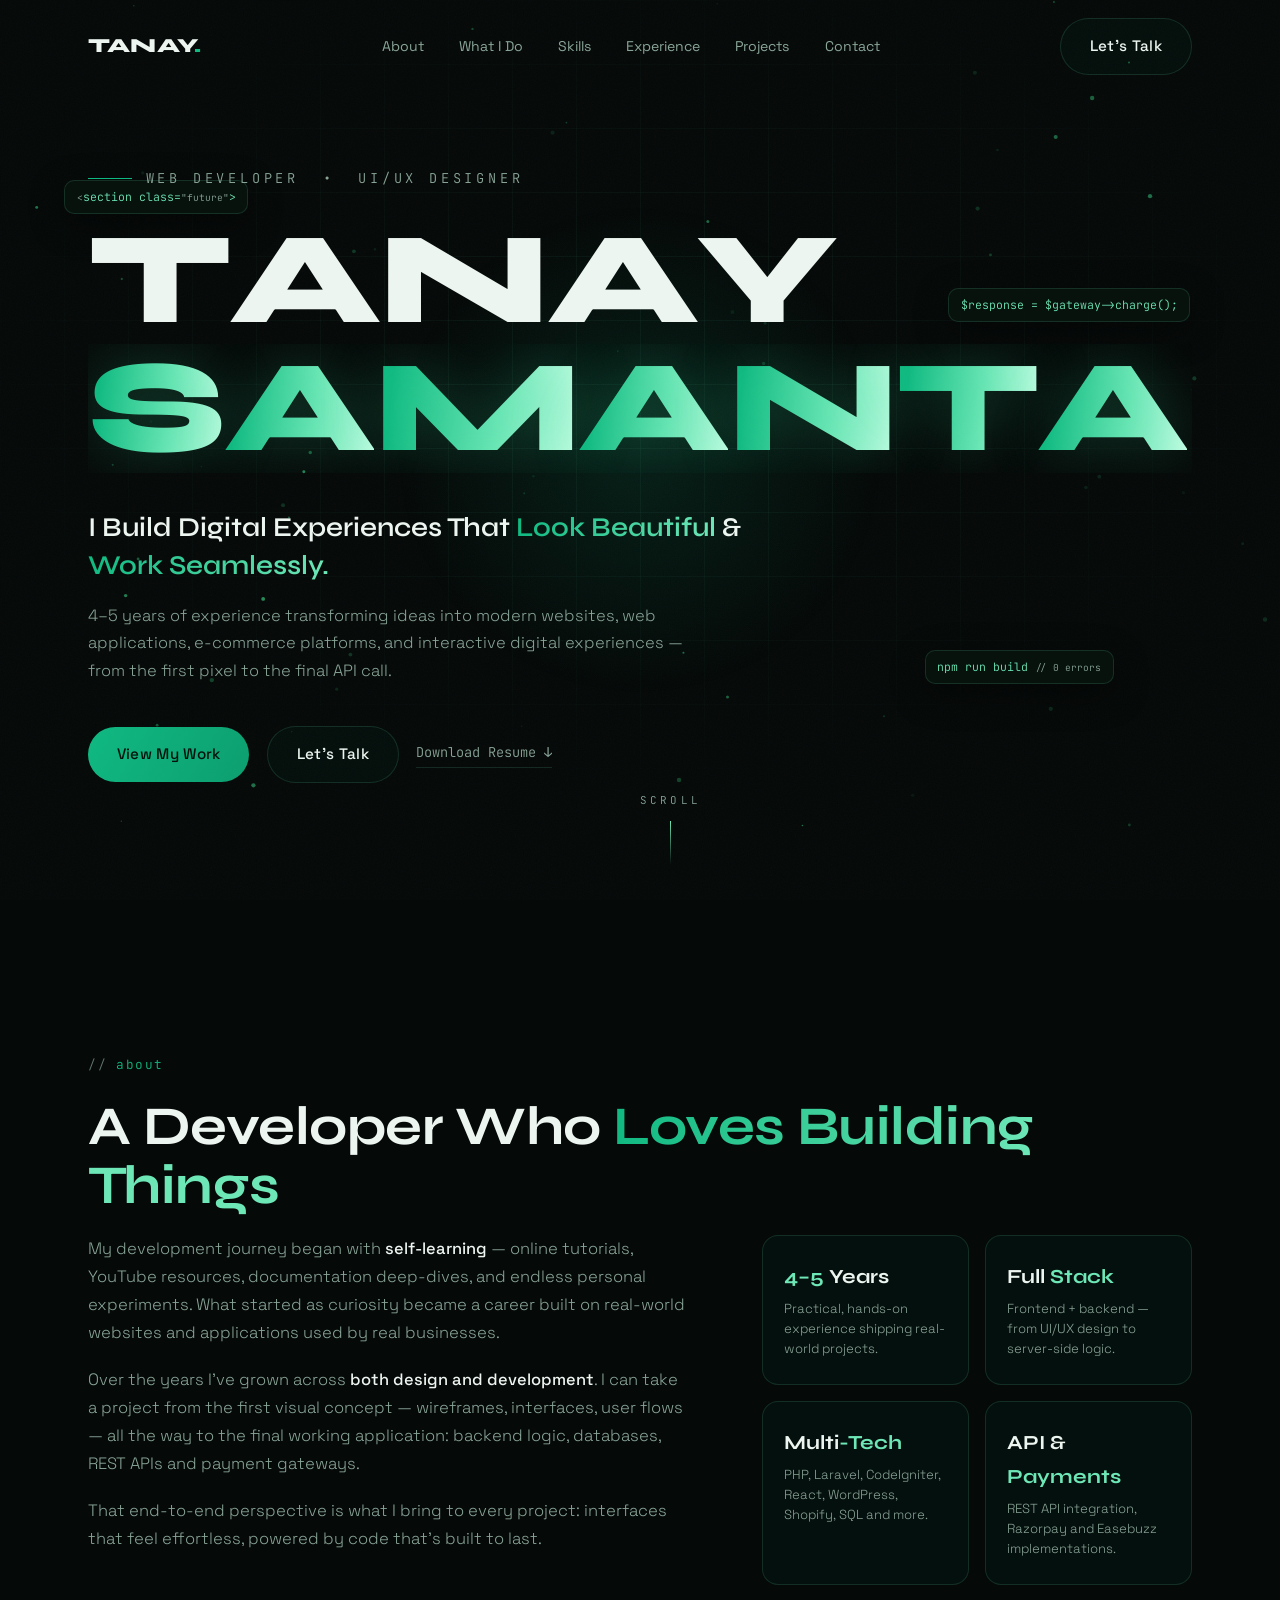
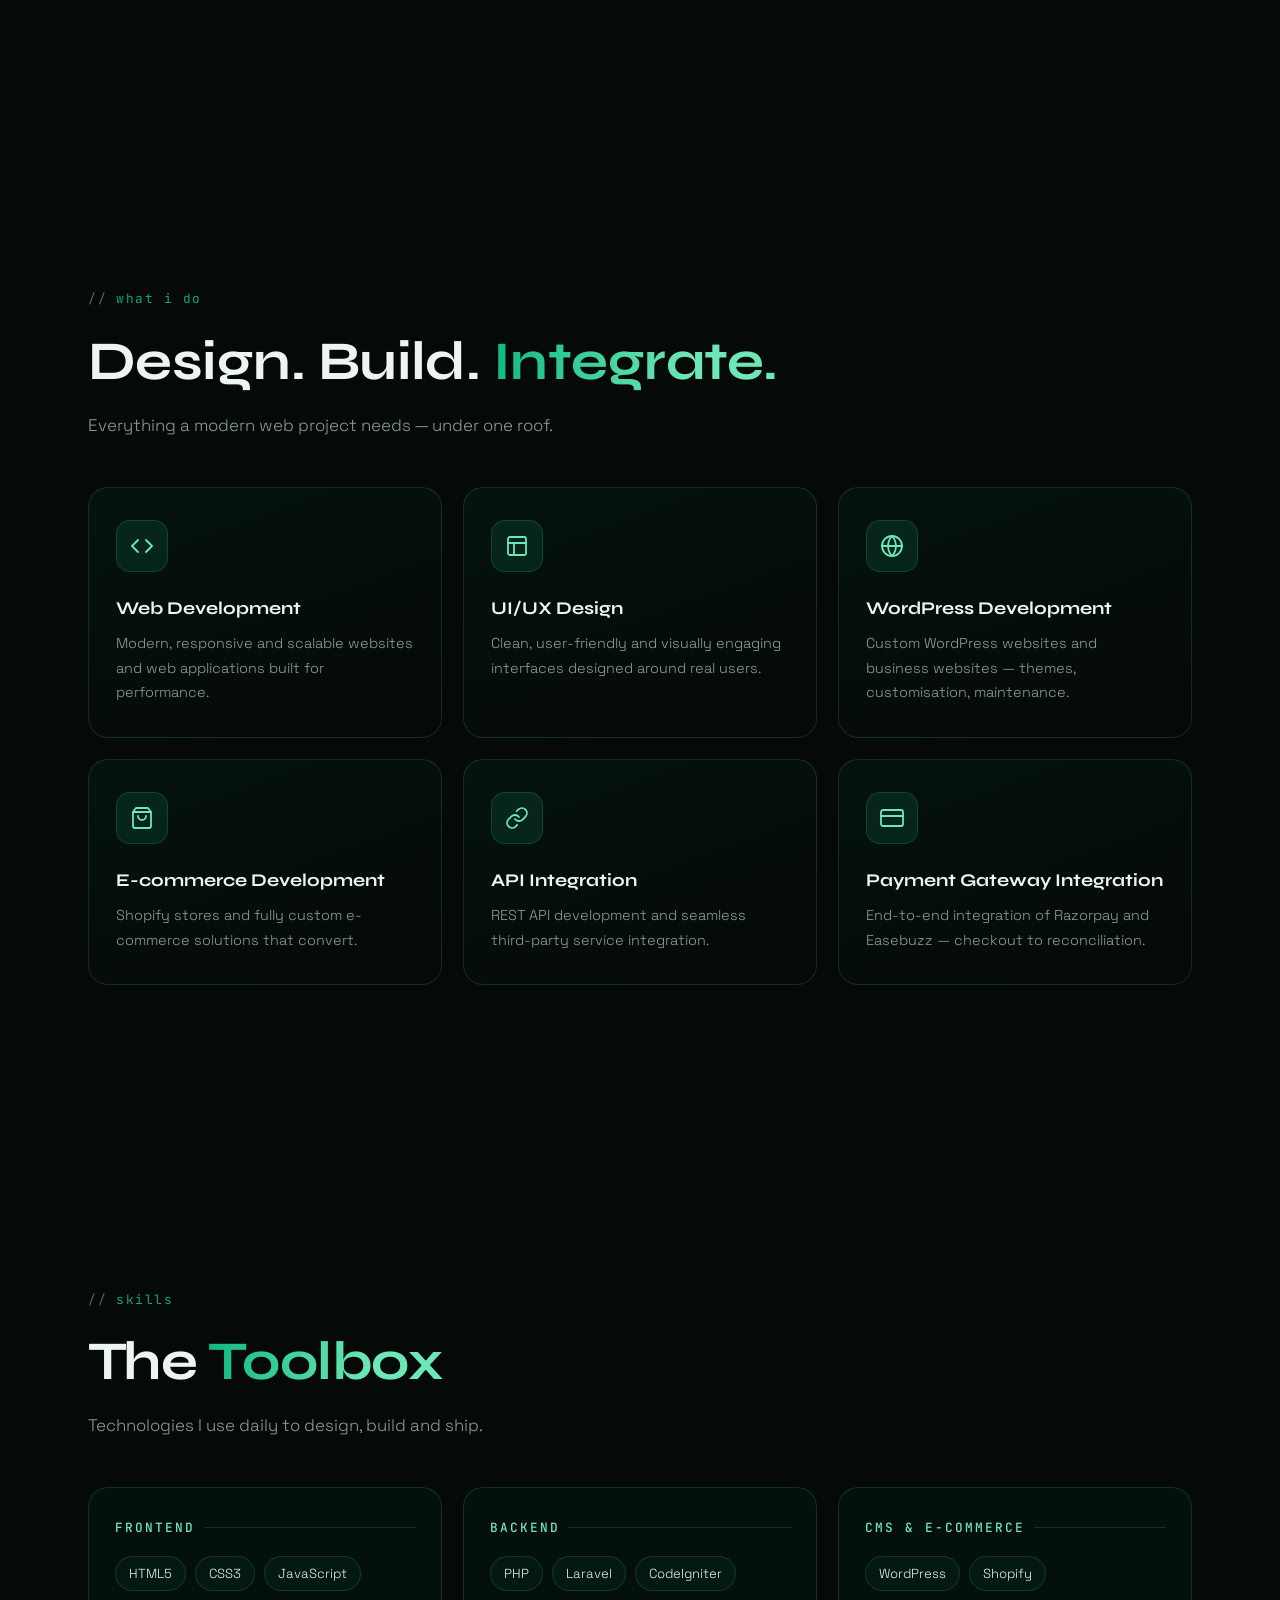
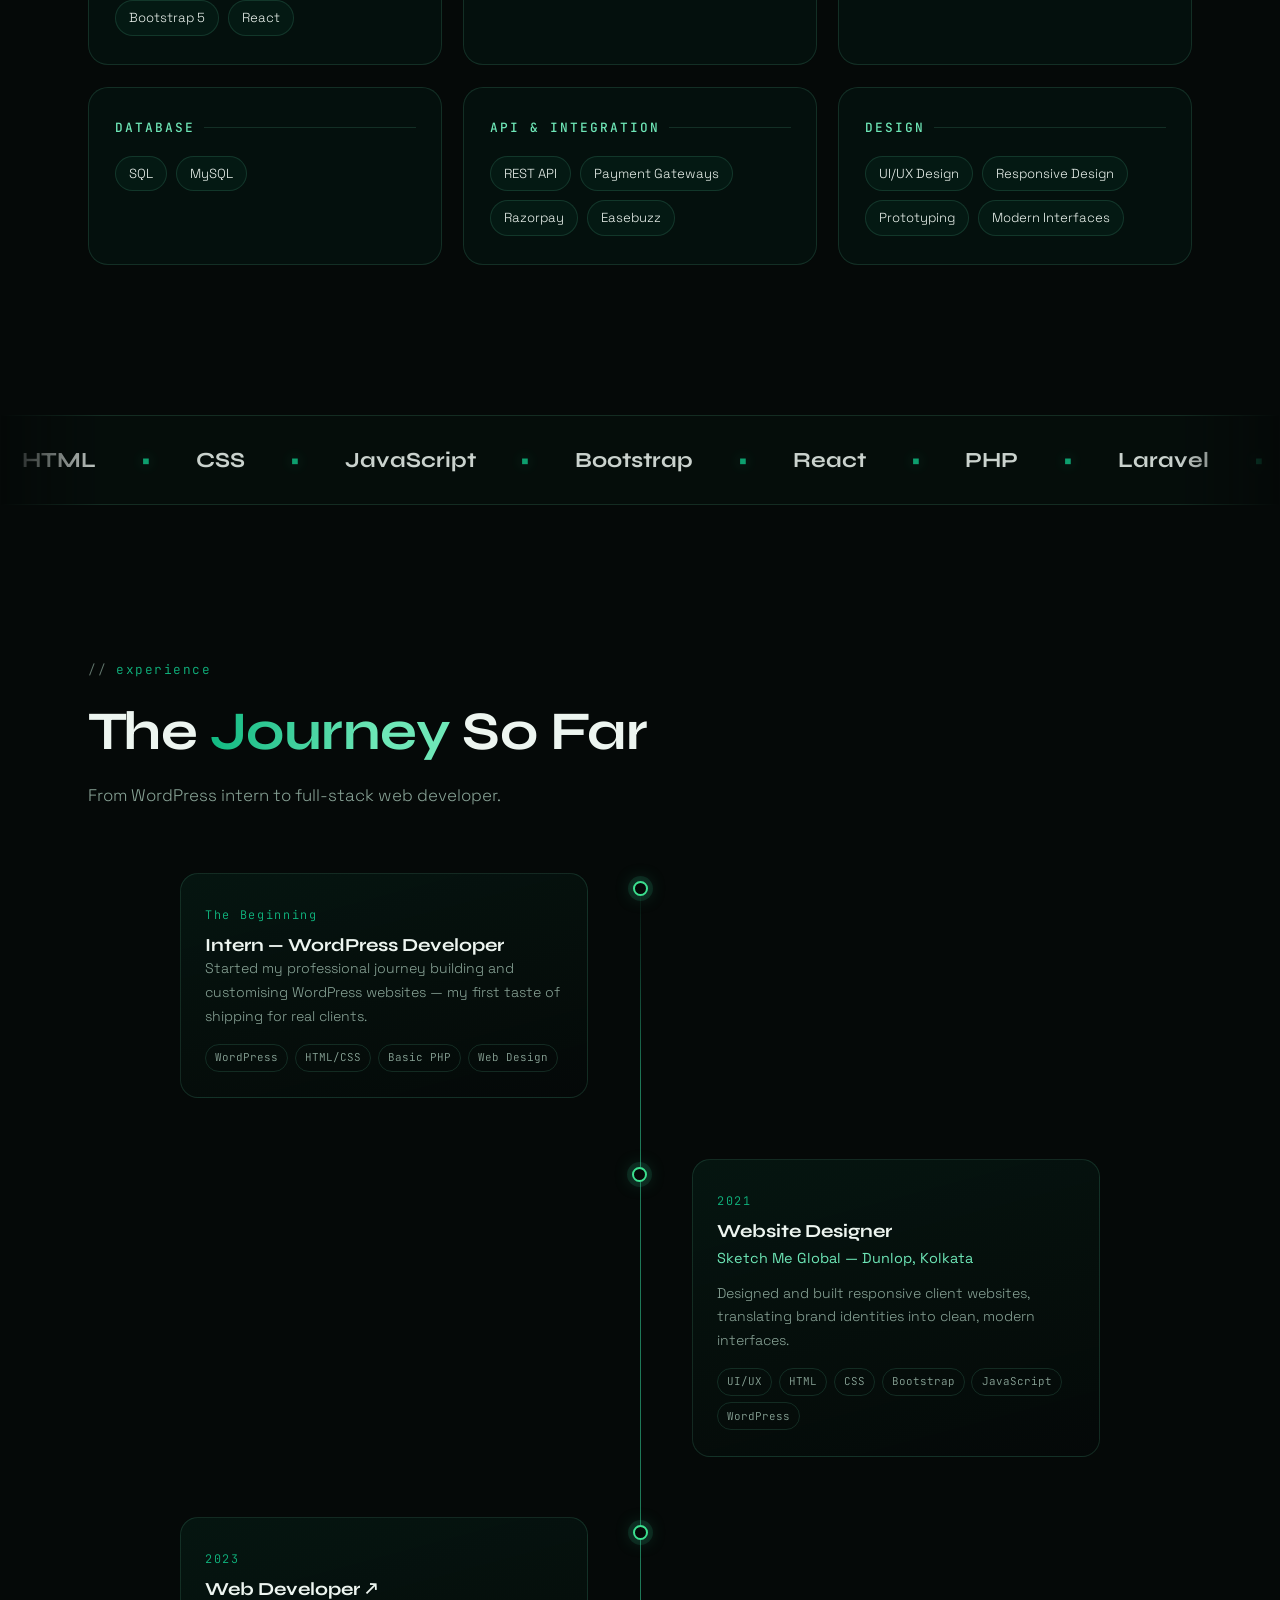
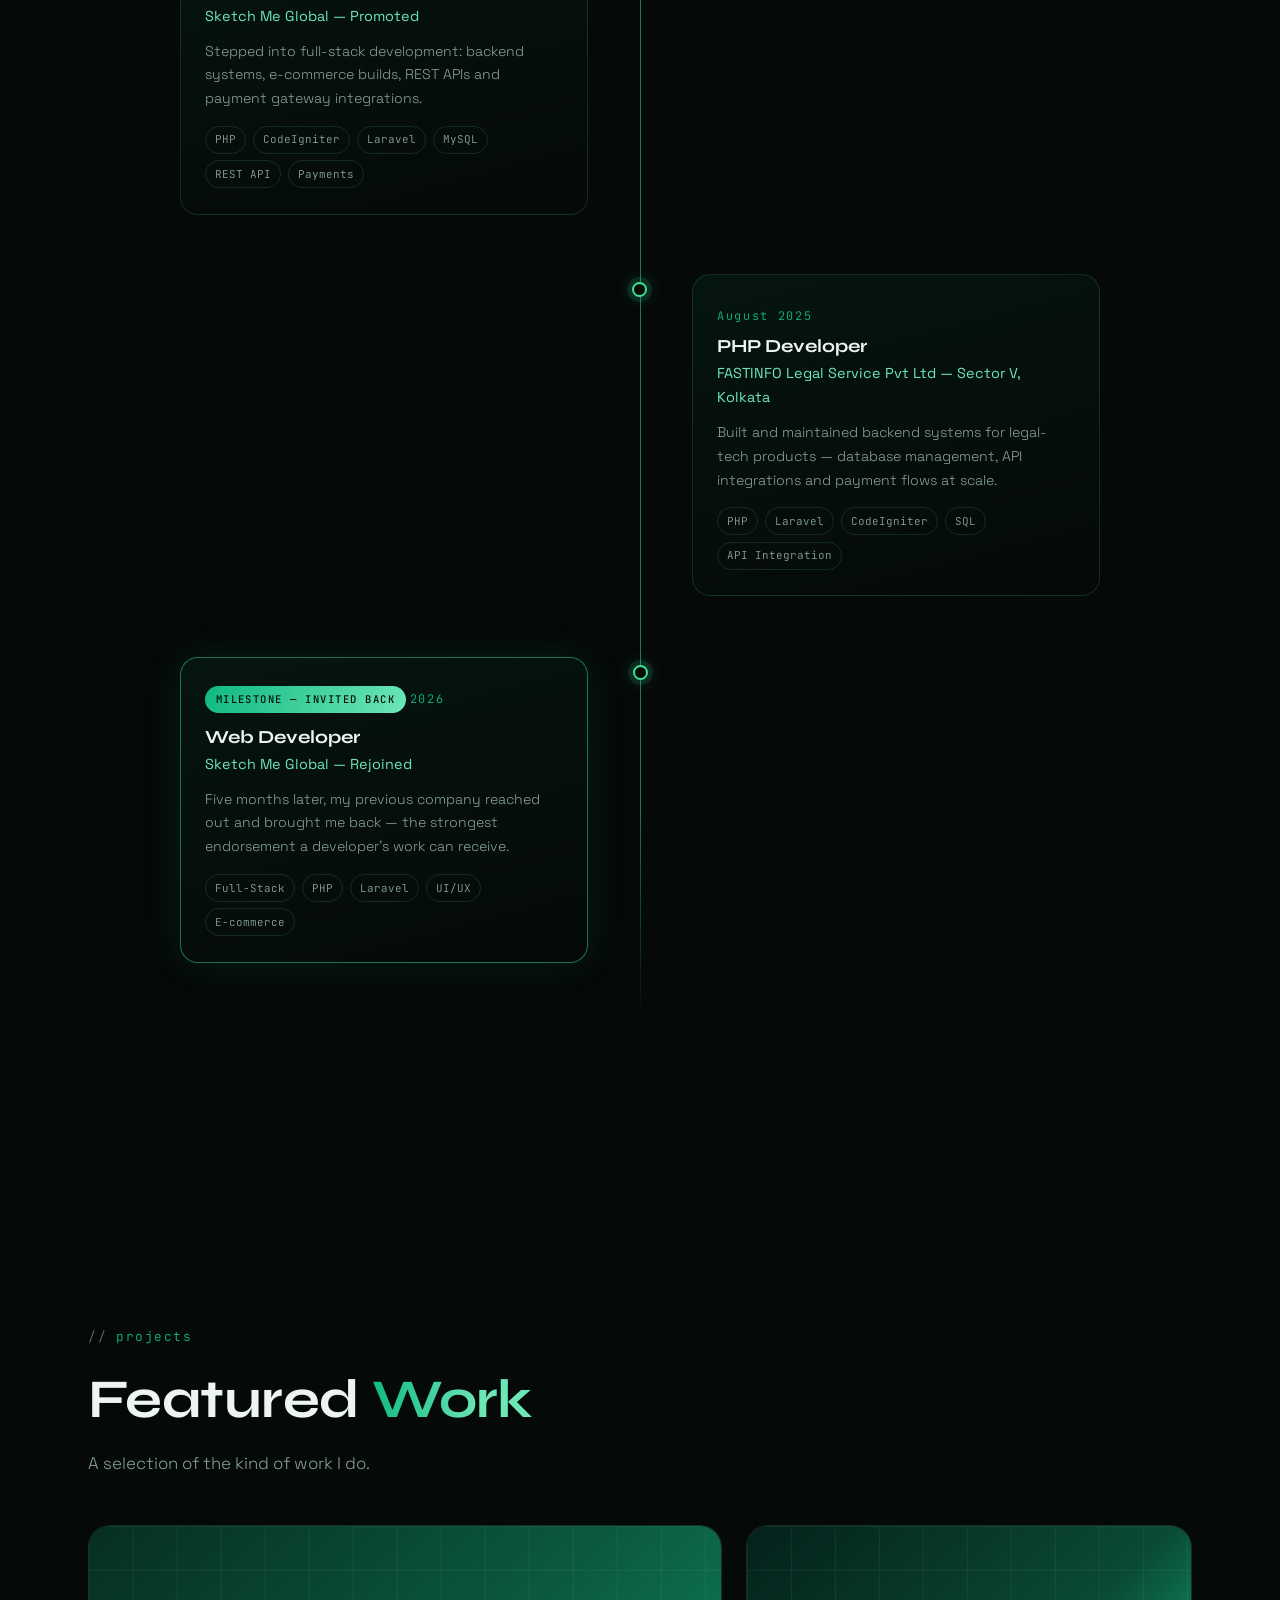
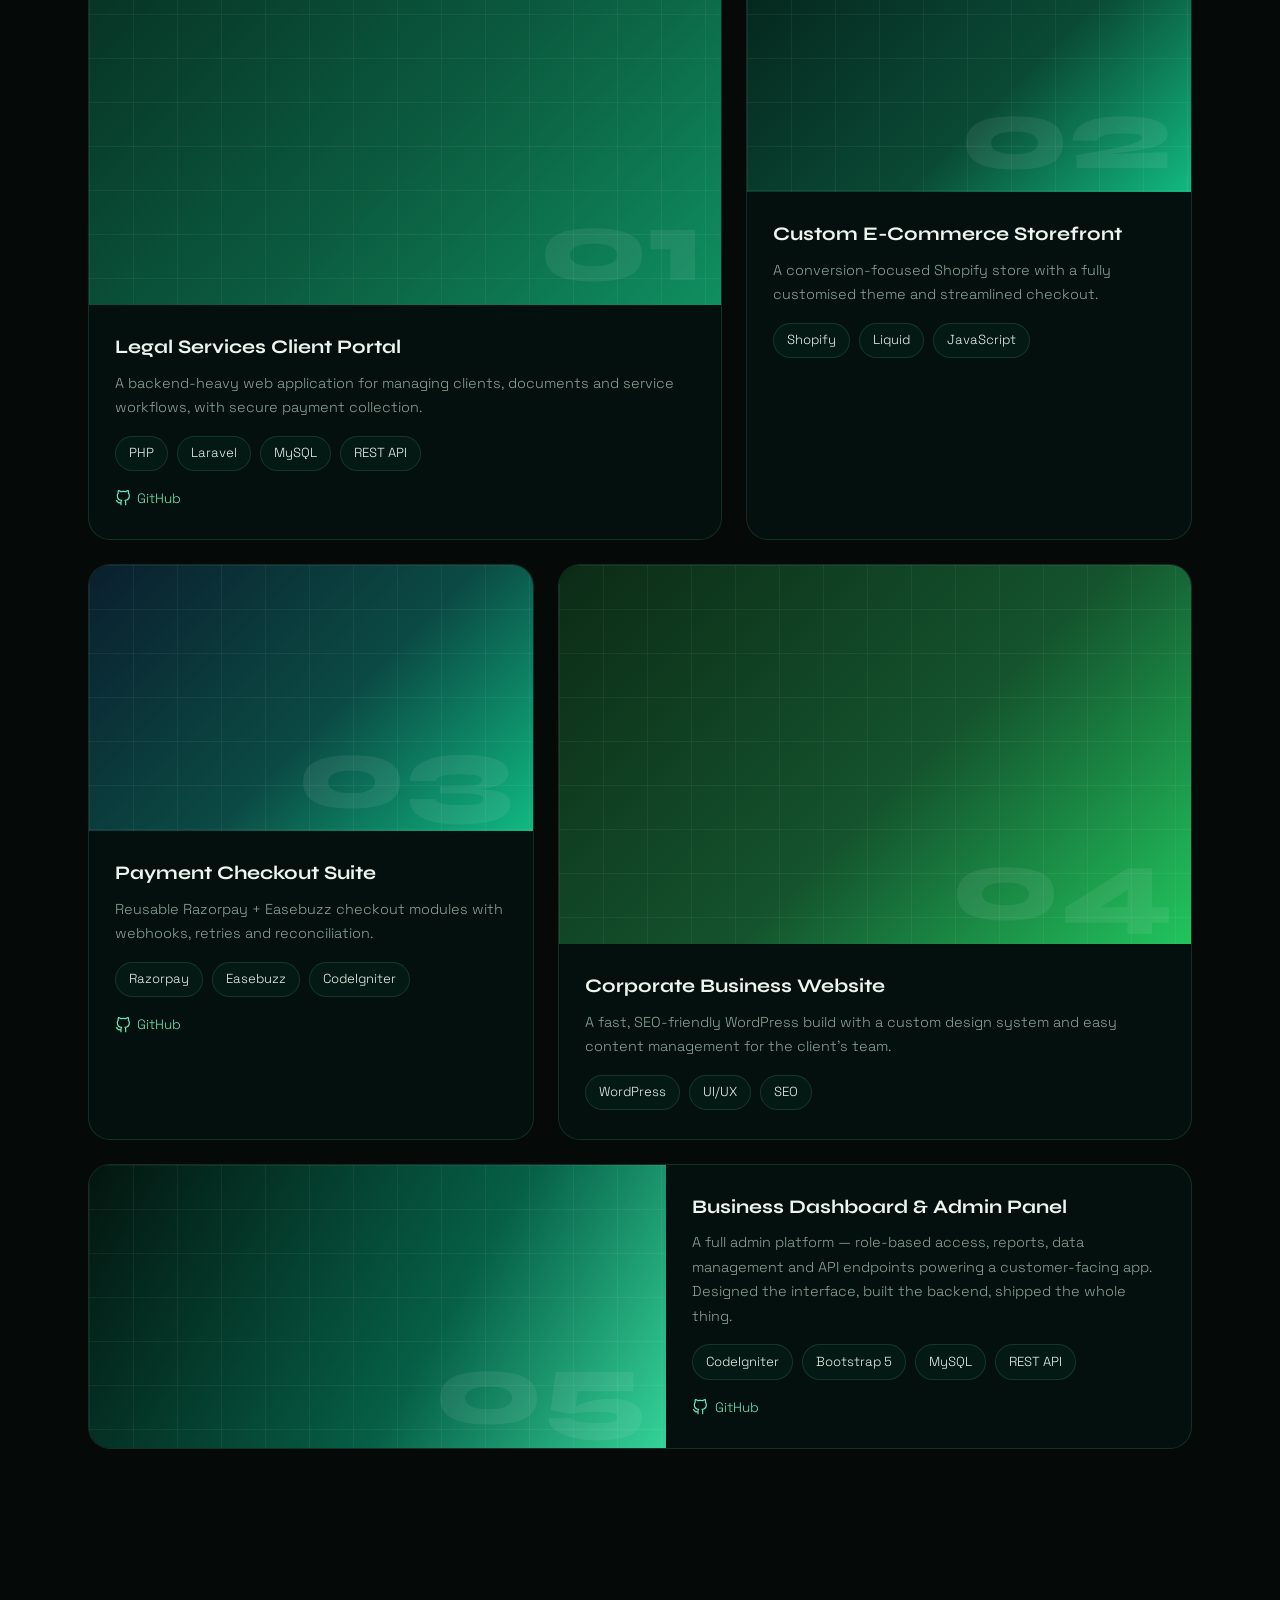
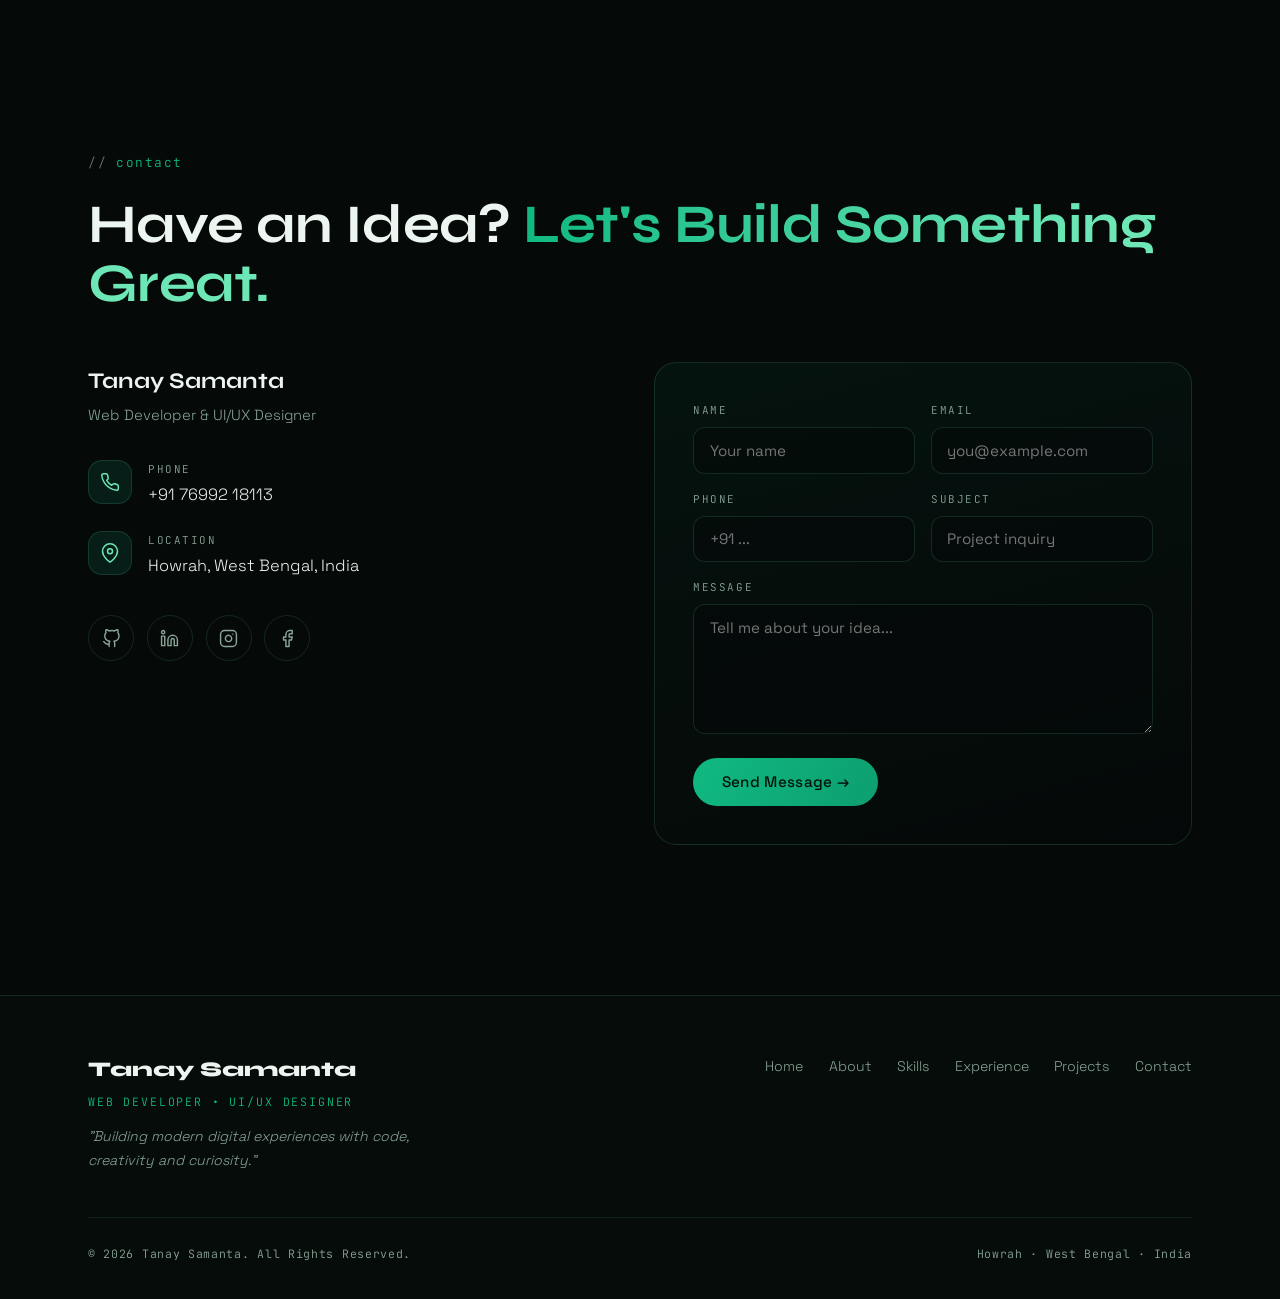
<file: tanay-samanta-portfolio.html>
<!DOCTYPE html>
<html lang="en">
<head>
<meta charset="UTF-8">
<meta name="viewport" content="width=device-width, initial-scale=1.0">
<title>Tanay Samanta | Web Developer &amp; UI/UX Designer</title>
<meta name="description" content="Tanay Samanta is a Web Developer and UI/UX Designer from West Bengal, India with 4–5 years of experience in PHP, Laravel, CodeIgniter, React, WordPress, Shopify, JavaScript, SQL, REST API and payment gateway integration.">
<meta property="og:title" content="Tanay Samanta | Web Developer &amp; UI/UX Designer">
<meta property="og:description" content="4–5 years of experience building modern websites, web applications, e-commerce platforms and payment integrations.">
<meta property="og:type" content="website">
<link rel="preconnect" href="https://fonts.googleapis.com">
<link rel="preconnect" href="https://fonts.gstatic.com" crossorigin>
<link href="https://fonts.googleapis.com/css2?family=Syne:wght@600;700;800&family=Space+Grotesk:wght@300;400;500;600&family=JetBrains+Mono:wght@400;500&display=swap" rel="stylesheet">
<style>
/* ============================================================
   TANAY SAMANTA — PORTFOLIO
   Palette : void #050908 · moss #0a1a12 · emerald #10b981
             mint #6ee7b7 · bone #edf5f0 · sage #8aa598
   Type    : Syne (display) · Space Grotesk (body) · JetBrains Mono (code)
   ============================================================ */
:root{
  --void:#050908;
  --moss:#0a1a12;
  --emerald:#10b981;
  --mint:#6ee7b7;
  --neon:#3ce08f;
  --bone:#edf5f0;
  --sage:#8aa598;
  --glow:rgba(52,211,153,.35);
  --surface:rgba(16,185,129,.045);
  --line:rgba(110,231,183,.14);
  --fd:'Syne',sans-serif;
  --fb:'Space Grotesk',sans-serif;
  --fm:'JetBrains Mono',monospace;
  --ease:cubic-bezier(.22,.68,.24,1);
}
*{margin:0;padding:0;box-sizing:border-box}
html{scroll-behavior:smooth;scroll-padding-top:96px}
body{
  background:var(--void);
  color:var(--bone);
  font-family:var(--fb);
  font-weight:300;
  line-height:1.7;
  overflow-x:hidden;
  -webkit-font-smoothing:antialiased;
}
::selection{background:var(--emerald);color:var(--void)}
a{color:inherit;text-decoration:none}
img{max-width:100%;display:block}
button{font-family:inherit;background:none;border:none;color:inherit}

/* ---------- custom cursor ---------- */
@media (pointer:fine){
  html.cursor-on, html.cursor-on a, html.cursor-on button,
  html.cursor-on input, html.cursor-on textarea, html.cursor-on select{cursor:none}
}
.cursor-dot,.cursor-ring{
  position:fixed;top:0;left:0;border-radius:50%;
  pointer-events:none;z-index:9999;transform:translate(-50%,-50%);
  opacity:0;
}
.cursor-dot{width:7px;height:7px;background:var(--neon);box-shadow:0 0 14px var(--glow)}
.cursor-ring{
  width:38px;height:38px;border:1px solid rgba(110,231,183,.45);
  transition:width .3s var(--ease),height .3s var(--ease),
             background .3s var(--ease),border-color .3s var(--ease);
}
.cursor-ring.is-active{width:70px;height:70px;background:rgba(52,211,153,.07);border-color:var(--mint)}
@media (pointer:coarse){.cursor-dot,.cursor-ring,.glow-follow{display:none}}

/* ---------- atmosphere ---------- */
.noise{
  position:fixed;inset:0;z-index:3;pointer-events:none;opacity:.045;
  background-image:url("data:image/svg+xml,%3Csvg xmlns='http://www.w3.org/2000/svg' width='140' height='140'%3E%3Cfilter id='n'%3E%3CfeTurbulence type='fractalNoise' baseFrequency='0.85' numOctaves='2'/%3E%3C/filter%3E%3Crect width='140' height='140' filter='url(%23n)' opacity='0.6'/%3E%3C/svg%3E");
}
.glow-follow{
  position:fixed;top:0;left:0;width:560px;height:560px;border-radius:50%;
  background:radial-gradient(circle,rgba(16,185,129,.13),transparent 62%);
  pointer-events:none;z-index:1;transform:translate(-50%,-50%);
}
.scroll-progress{
  position:fixed;top:0;left:0;height:2px;width:0;z-index:300;
  background:linear-gradient(90deg,var(--emerald),var(--mint));
  box-shadow:0 0 12px var(--glow);
}

/* ---------- loader ---------- */
.loader{
  position:fixed;inset:0;z-index:10000;background:var(--void);
  display:flex;align-items:center;justify-content:center;
  transition:opacity .7s var(--ease),visibility .7s;
}
.loader.done{opacity:0;visibility:hidden}
.loader span{
  font-family:var(--fm);font-size:.85rem;letter-spacing:.4em;color:var(--sage);
  animation:loaderPulse 1.4s ease-in-out infinite;
}
.loader span b{color:var(--mint);font-weight:500}
@keyframes loaderPulse{0%,100%{opacity:.4}50%{opacity:1}}

/* ---------- shared ---------- */
.wrap{max-width:1200px;margin:0 auto;padding:0 clamp(20px,4vw,48px)}
section{position:relative;z-index:5;padding:clamp(90px,12vw,150px) 0}
.eyebrow{
  font-family:var(--fm);font-size:.8rem;letter-spacing:.12em;
  color:var(--emerald);display:inline-flex;align-items:center;gap:.7em;margin-bottom:1.4rem;
}
.eyebrow::before{content:"//";color:var(--sage);opacity:.7}
.sec-title{
  font-family:var(--fd);font-weight:700;line-height:1.08;letter-spacing:-.01em;
  font-size:clamp(2rem,4.6vw,3.4rem);margin-bottom:1.2rem;
}
.sec-title .grad{
  background:linear-gradient(92deg,var(--emerald),var(--mint) 70%);
  -webkit-background-clip:text;background-clip:text;color:transparent;
}
.sec-intro{color:var(--sage);max-width:620px;font-size:1.05rem}

/* reveal-on-scroll */
.reveal{
  opacity:0;transform:translateY(46px);
  transition:opacity 1s var(--ease),transform 1s var(--ease),filter 1s var(--ease);
  transition-delay:var(--rd,0s);will-change:opacity,transform;
}
.reveal[data-fx="blur"]{filter:blur(12px)}
.reveal[data-fx="left"]{transform:translateX(-46px)}
.reveal[data-fx="right"]{transform:translateX(46px)}
.reveal[data-fx="scale"]{transform:scale(.93) translateY(24px)}
.reveal.in{opacity:1;transform:none;filter:none}

/* buttons */
.btn{
  display:inline-flex;align-items:center;gap:.6em;
  font-family:var(--fb);font-weight:500;font-size:.95rem;letter-spacing:.02em;
  padding:.95em 1.9em;border-radius:100px;position:relative;
  transition:transform .35s var(--ease),box-shadow .35s var(--ease),
             background .35s var(--ease),border-color .35s var(--ease),color .35s var(--ease);
  will-change:transform;
}
.btn-solid{
  background:linear-gradient(120deg,var(--emerald),#0d9e70);
  color:#03130c;box-shadow:0 0 0 rgba(52,211,153,0);
}
.btn-solid:hover{box-shadow:0 8px 40px rgba(16,185,129,.45)}
.btn-ghost{border:1px solid var(--line);color:var(--bone);background:rgba(16,185,129,.04)}
.btn-ghost:hover{border-color:var(--mint);background:rgba(16,185,129,.1)}
.link-underline{
  font-family:var(--fm);font-size:.85rem;color:var(--sage);
  border-bottom:1px solid var(--line);padding-bottom:3px;
  transition:color .3s,border-color .3s;
}
.link-underline:hover{color:var(--mint);border-color:var(--mint)}

/* ---------- nav ---------- */
.nav{
  position:fixed;top:0;left:0;right:0;z-index:200;
  transition:background .4s,backdrop-filter .4s,border-color .4s;
  border-bottom:1px solid transparent;
}
.nav.scrolled{background:rgba(5,9,8,.72);backdrop-filter:blur(16px);border-color:var(--line)}
.nav-inner{
  max-width:1200px;margin:0 auto;padding:1.1rem clamp(20px,4vw,48px);
  display:flex;align-items:center;justify-content:space-between;
}
.logo{font-family:var(--fd);font-weight:800;font-size:1.25rem;letter-spacing:.01em}
.logo em{font-style:normal;color:var(--emerald)}
.nav-links{display:flex;gap:2.2rem;list-style:none}
.nav-links a{
  font-size:.88rem;font-weight:400;color:var(--sage);position:relative;
  transition:color .3s;
}
.nav-links a::after{
  content:"";position:absolute;left:0;bottom:-6px;height:1px;width:0;
  background:var(--mint);transition:width .35s var(--ease);
}
.nav-links a:hover{color:var(--bone)}
.nav-links a:hover::after{width:100%}
.nav-cta{display:inline-block}
.burger{display:none;flex-direction:column;gap:5px;padding:8px;z-index:400}
.burger span{width:24px;height:2px;background:var(--bone);transition:.35s var(--ease)}
.mobile-menu{
  position:fixed;inset:0;z-index:300;background:rgba(5,9,8,.97);backdrop-filter:blur(20px);
  display:flex;flex-direction:column;align-items:center;justify-content:center;gap:2rem;
  opacity:0;visibility:hidden;transition:opacity .45s var(--ease),visibility .45s;
}
.mobile-menu.open{opacity:1;visibility:visible}
.mobile-menu a{font-family:var(--fd);font-weight:700;font-size:1.8rem}
.mobile-menu a:hover{color:var(--mint)}
@media(max-width:880px){
  .nav-links,.nav-cta{display:none}
  .burger{display:flex}
  .burger.open span:nth-child(1){transform:translateY(7px) rotate(45deg)}
  .burger.open span:nth-child(2){opacity:0}
  .burger.open span:nth-child(3){transform:translateY(-7px) rotate(-45deg)}
}

/* ---------- hero ---------- */
.hero{
  min-height:100svh;display:flex;align-items:center;
  padding:140px 0 90px;overflow:hidden;
}
.hero-bg-grid{
  position:absolute;inset:0;z-index:0;
  background-image:
    linear-gradient(rgba(110,231,183,.05) 1px,transparent 1px),
    linear-gradient(90deg,rgba(110,231,183,.05) 1px,transparent 1px);
  background-size:64px 64px;
  -webkit-mask-image:radial-gradient(ellipse 75% 65% at 50% 42%,#000 20%,transparent 78%);
          mask-image:radial-gradient(ellipse 75% 65% at 50% 42%,#000 20%,transparent 78%);
}
#particles{position:absolute;inset:0;z-index:0;pointer-events:none}
.hero-inner{position:relative;z-index:5;width:100%}
.hero-eyebrow{
  font-family:var(--fm);font-size:.85rem;letter-spacing:.28em;color:var(--sage);
  display:flex;align-items:center;gap:1em;margin-bottom:1.6rem;
}
.hero-eyebrow::before{content:"";width:44px;height:1px;background:var(--emerald)}
.hero-name{
  font-family:var(--fd);font-weight:800;letter-spacing:-.02em;line-height:.98;
  font-size:clamp(3rem,10.5vw,8.2rem);text-transform:uppercase;
}
.hero-name .row{display:block;overflow:hidden;white-space:nowrap}
.hero-name span{display:inline-block;transform:translateY(110%);animation:charUp .9s var(--ease) forwards;animation-delay:var(--d)}
.hero-name .row:nth-child(2) span{
  background:linear-gradient(95deg,var(--emerald) 10%,var(--mint) 60%,#c8ffe6);
  -webkit-background-clip:text;background-clip:text;color:transparent;
  text-shadow:0 0 60px rgba(52,211,153,.25);
}
@keyframes charUp{to{transform:translateY(0)}}
.hero-headline{
  font-family:var(--fd);font-weight:600;font-size:clamp(1.15rem,2.4vw,1.7rem);
  line-height:1.4;margin:2.2rem 0 1.1rem;max-width:720px;
  opacity:0;animation:fadeUp 1s var(--ease) .9s forwards;
}
.hero-headline .grad{
  background:linear-gradient(92deg,var(--emerald),var(--mint));
  -webkit-background-clip:text;background-clip:text;color:transparent;
}
.hero-sub{
  color:var(--sage);max-width:600px;font-size:1.02rem;
  opacity:0;animation:fadeUp 1s var(--ease) 1.05s forwards;
}
.hero-actions{
  display:flex;flex-wrap:wrap;align-items:center;gap:1.1rem;margin-top:2.6rem;
  opacity:0;animation:fadeUp 1s var(--ease) 1.2s forwards;
}
@keyframes fadeUp{from{opacity:0;transform:translateY(28px)}to{opacity:1;transform:none}}
.float-chip{
  position:absolute;z-index:2;padding:.55em 1em;border-radius:10px;
  background:rgba(10,26,18,.55);border:1px solid var(--line);backdrop-filter:blur(8px);
  font-family:var(--fm);font-size:.72rem;color:var(--mint);
  animation:floatY 7s ease-in-out infinite;animation-delay:var(--fd2,0s);
  box-shadow:0 10px 34px rgba(0,0,0,.4);
}
.float-chip small{color:var(--sage)}
@keyframes floatY{0%,100%{transform:translateY(0) rotate(-1deg)}50%{transform:translateY(-16px) rotate(1deg)}}
@media(max-width:880px){.float-chip{display:none}}
.scroll-hint{
  position:absolute;bottom:2.2rem;left:50%;transform:translateX(-50%);z-index:5;
  font-family:var(--fm);font-size:.68rem;letter-spacing:.3em;color:var(--sage);
  display:flex;flex-direction:column;align-items:center;gap:.7rem;
  opacity:0;animation:fadeUp 1s var(--ease) 1.6s forwards;
}
.scroll-hint::after{
  content:"";width:1px;height:44px;
  background:linear-gradient(180deg,var(--mint),transparent);
  animation:hintDrop 1.8s ease-in-out infinite;transform-origin:top;
}
@keyframes hintDrop{0%{transform:scaleY(0)}55%{transform:scaleY(1)}100%{transform:scaleY(1);opacity:0}}

/* ---------- about ---------- */
.about-grid{display:grid;grid-template-columns:1.25fr .9fr;gap:clamp(2.5rem,6vw,5.5rem);align-items:start}
.about-copy p{color:var(--sage);margin-bottom:1.2rem;font-size:1.03rem}
.about-copy p b{color:var(--bone);font-weight:500}
.about-highlights{display:grid;grid-template-columns:1fr 1fr;gap:1rem}
.hl-card{
  border:1px solid var(--line);border-radius:16px;padding:1.5rem 1.3rem;
  background:var(--surface);transition:border-color .35s,transform .35s var(--ease),box-shadow .35s;
}
.hl-card:hover{border-color:rgba(110,231,183,.4);transform:translateY(-4px);box-shadow:0 18px 50px rgba(0,0,0,.35)}
.hl-card h3{font-family:var(--fd);font-weight:700;font-size:1.25rem;margin-bottom:.3rem}
.hl-card h3 span{color:var(--mint)}
.hl-card p{font-size:.82rem;color:var(--sage);line-height:1.55}
@media(max-width:880px){.about-grid{grid-template-columns:1fr}}
@media(max-width:480px){.about-highlights{grid-template-columns:1fr}}

/* ---------- services ---------- */
.services-grid{display:grid;grid-template-columns:repeat(3,1fr);gap:1.3rem;margin-top:3rem}
.svc-card{
  position:relative;border:1px solid var(--line);border-radius:20px;
  background:linear-gradient(160deg,rgba(16,185,129,.06),rgba(5,9,8,.2));
  padding:2rem 1.7rem;overflow:hidden;
  transition:transform .4s var(--ease),border-color .4s,box-shadow .4s;
}
.svc-card::before{
  content:"";position:absolute;inset:0;opacity:0;transition:opacity .45s;
  background:radial-gradient(340px circle at var(--mx,50%) var(--my,0%),rgba(52,211,153,.14),transparent 70%);
}
.svc-card:hover{transform:translateY(-6px);border-color:rgba(110,231,183,.4);box-shadow:0 22px 60px rgba(0,0,0,.4)}
.svc-card:hover::before{opacity:1}
.svc-icon{
  width:52px;height:52px;border-radius:14px;display:grid;place-items:center;
  background:rgba(16,185,129,.12);border:1px solid var(--line);margin-bottom:1.3rem;
  color:var(--mint);transition:transform .4s var(--ease),box-shadow .4s;
}
.svc-card:hover .svc-icon{transform:rotate(-6deg) scale(1.07);box-shadow:0 0 26px rgba(52,211,153,.35)}
.svc-icon svg{width:24px;height:24px}
.svc-card h3{font-family:var(--fd);font-weight:700;font-size:1.12rem;margin-bottom:.5rem}
.svc-card p{color:var(--sage);font-size:.9rem}
@media(max-width:980px){.services-grid{grid-template-columns:1fr 1fr}}
@media(max-width:600px){.services-grid{grid-template-columns:1fr}}

/* ---------- skills ---------- */
.skills-grid{display:grid;grid-template-columns:repeat(3,1fr);gap:1.3rem;margin-top:3rem}
.skill-card{
  border:1px solid var(--line);border-radius:20px;padding:1.8rem 1.6rem;
  background:var(--surface);transition:border-color .35s,transform .35s var(--ease);
}
.skill-card:hover{border-color:rgba(110,231,183,.4);transform:translateY(-4px)}
.skill-card h3{
  font-family:var(--fm);font-weight:500;font-size:.8rem;letter-spacing:.16em;
  text-transform:uppercase;color:var(--mint);margin-bottom:1.1rem;
  display:flex;align-items:center;gap:.7em;
}
.skill-card h3::after{content:"";flex:1;height:1px;background:var(--line)}
.chips{display:flex;flex-wrap:wrap;gap:.55rem}
.chips span{
  font-size:.82rem;padding:.42em 1em;border-radius:100px;
  border:1px solid var(--line);color:var(--bone);background:rgba(16,185,129,.05);
  transition:background .3s,border-color .3s,color .3s,transform .3s var(--ease);
}
.chips span:hover{background:var(--emerald);border-color:var(--emerald);color:#03130c;transform:translateY(-2px)}
@media(max-width:980px){.skills-grid{grid-template-columns:1fr 1fr}}
@media(max-width:600px){.skills-grid{grid-template-columns:1fr}}

/* ---------- marquee ---------- */
.marquee{
  border-top:1px solid var(--line);border-bottom:1px solid var(--line);
  padding:1.6rem 0;overflow:hidden;position:relative;z-index:5;
  background:rgba(10,26,18,.28);
  -webkit-mask-image:linear-gradient(90deg,transparent,#000 8%,#000 92%,transparent);
          mask-image:linear-gradient(90deg,transparent,#000 8%,#000 92%,transparent);
}
.marquee-track{display:flex;width:max-content;animation:marquee 34s linear infinite}
.marquee:hover .marquee-track{animation-play-state:paused}
.marquee-track span{
  font-family:var(--fd);font-weight:700;font-size:1.35rem;white-space:nowrap;
  padding:0 1.4rem;color:var(--bone);opacity:.85;
}
.marquee-track span::after{content:"•";color:var(--emerald);margin-left:2.8rem;text-shadow:0 0 14px var(--glow)}
@keyframes marquee{to{transform:translateX(-50%)}}

/* ---------- experience timeline ---------- */
.timeline{position:relative;max-width:920px;margin:4rem auto 0}
.timeline::before{
  content:"";position:absolute;left:50%;top:0;bottom:0;width:1px;
  background:linear-gradient(180deg,transparent,rgba(52,211,153,.55) 12%,rgba(52,211,153,.55) 88%,transparent);
}
.tl-item{position:relative;width:50%;padding:0 52px 60px 0}
.tl-item:nth-child(even){margin-left:50%;padding:0 0 60px 52px}
.tl-dot{
  position:absolute;top:8px;right:-8px;width:15px;height:15px;border-radius:50%;
  background:var(--void);border:2px solid var(--neon);
  box-shadow:0 0 0 5px rgba(52,211,153,.12),0 0 18px var(--glow);
}
.tl-item:nth-child(even) .tl-dot{right:auto;left:-8px}
.tl-card{
  border:1px solid var(--line);border-radius:18px;padding:1.6rem 1.5rem;
  background:linear-gradient(165deg,rgba(16,185,129,.07),rgba(5,9,8,.25));
  transition:border-color .35s,transform .35s var(--ease),box-shadow .35s;
}
.tl-card:hover{border-color:rgba(110,231,183,.45);transform:translateY(-4px);box-shadow:0 20px 55px rgba(0,0,0,.4)}
.tl-period{
  font-family:var(--fm);font-size:.74rem;letter-spacing:.14em;color:var(--emerald);
  display:inline-block;margin-bottom:.55rem;
}
.tl-card h3{font-family:var(--fd);font-weight:700;font-size:1.15rem;line-height:1.3}
.tl-card h4{font-weight:400;font-size:.9rem;color:var(--mint);margin:.15rem 0 .7rem}
.tl-card p{color:var(--sage);font-size:.88rem;margin-bottom:.9rem}
.tl-tags{display:flex;flex-wrap:wrap;gap:.4rem}
.tl-tags span{
  font-family:var(--fm);font-size:.68rem;padding:.35em .85em;border-radius:100px;
  border:1px solid var(--line);color:var(--sage);
}
.tl-card.milestone{border-color:rgba(52,211,153,.5);box-shadow:0 0 40px rgba(16,185,129,.12)}
.tl-badge{
  font-family:var(--fm);font-size:.66rem;letter-spacing:.14em;text-transform:uppercase;
  color:#03130c;background:linear-gradient(120deg,var(--emerald),var(--mint));
  padding:.4em 1em;border-radius:100px;display:inline-block;margin-bottom:.8rem;font-weight:500;
}
@media(max-width:820px){
  .timeline::before{left:10px}
  .tl-item,.tl-item:nth-child(even){width:100%;margin-left:0;padding:0 0 48px 44px}
  .tl-dot,.tl-item:nth-child(even) .tl-dot{left:3px;right:auto}
}

/* ---------- projects ---------- */
.projects-grid{display:grid;grid-template-columns:repeat(12,1fr);gap:1.5rem;margin-top:3rem}
.project{grid-column:span 7;border:1px solid var(--line);border-radius:22px;overflow:hidden;background:var(--surface);transition:border-color .4s,transform .4s var(--ease),box-shadow .4s}
.project.small{grid-column:span 5}
.project.wide{grid-column:span 12;display:grid;grid-template-columns:1.1fr 1fr}
.project:hover{border-color:rgba(110,231,183,.45);transform:translateY(-6px);box-shadow:0 26px 70px rgba(0,0,0,.45)}
.p-thumb{position:relative;aspect-ratio:16/9.6;overflow:hidden}
.project.wide .p-thumb{aspect-ratio:auto;min-height:280px}
.p-art{
  position:absolute;inset:0;transition:transform .7s var(--ease);
  background-size:cover;
}
.project:hover .p-art{transform:scale(1.06)}
.p-art::after{
  content:"";position:absolute;inset:0;
  background-image:
    linear-gradient(rgba(255,255,255,.05) 1px,transparent 1px),
    linear-gradient(90deg,rgba(255,255,255,.05) 1px,transparent 1px);
  background-size:44px 44px;
}
.p-num{
  position:absolute;right:1.2rem;bottom:.4rem;font-family:var(--fd);font-weight:800;
  font-size:clamp(4rem,8vw,6.5rem);color:rgba(237,245,240,.08);line-height:1;user-select:none;
}
.p-overlay{
  position:absolute;inset:0;display:flex;align-items:center;justify-content:center;
  background:rgba(5,9,8,.55);backdrop-filter:blur(3px);
  opacity:0;transition:opacity .45s var(--ease);
}
.project:hover .p-overlay{opacity:1}
.p-overlay .btn{font-size:.85rem;padding:.8em 1.6em}
.p-body{padding:1.6rem 1.6rem 1.8rem}
.p-body h3{font-family:var(--fd);font-weight:700;font-size:1.2rem;margin-bottom:.45rem}
.p-body p{color:var(--sage);font-size:.9rem;margin-bottom:1rem}
.p-links{display:flex;align-items:center;gap:1.2rem;margin-top:1rem}
.p-links a{display:inline-flex;align-items:center;gap:.5em;font-size:.85rem;color:var(--mint);transition:color .3s}
.p-links a:hover{color:var(--bone)}
.p-links svg{width:16px;height:16px}
@media(max-width:880px){
  .project,.project.small{grid-column:span 12}
  .project.wide{grid-template-columns:1fr}
}

/* ---------- contact ---------- */
.contact-grid{display:grid;grid-template-columns:1fr 1.1fr;gap:clamp(2.5rem,6vw,5rem);margin-top:3rem}
.contact-info h3{font-family:var(--fd);font-weight:700;font-size:1.4rem;margin-bottom:.2rem}
.contact-info .role{color:var(--sage);font-size:.92rem;margin-bottom:2rem}
.c-row{display:flex;align-items:flex-start;gap:1rem;margin-bottom:1.4rem}
.c-row .svc-icon{width:44px;height:44px;margin:0;flex:none}
.c-row .svc-icon svg{width:20px;height:20px}
.c-row small{display:block;font-family:var(--fm);font-size:.68rem;letter-spacing:.14em;color:var(--sage);text-transform:uppercase;margin-bottom:.15rem}
.c-row a,.c-row span.val{font-size:1.02rem;color:var(--bone);transition:color .3s}
.c-row a:hover{color:var(--mint)}
.socials{display:flex;gap:.8rem;margin-top:2.2rem}
.socials a{
  width:46px;height:46px;border-radius:50%;display:grid;place-items:center;
  border:1px solid var(--line);color:var(--sage);
  transition:color .3s,border-color .3s,transform .3s var(--ease),box-shadow .3s;
}
.socials a:hover{color:#03130c;background:var(--emerald);border-color:var(--emerald);transform:translateY(-4px);box-shadow:0 10px 30px rgba(16,185,129,.35)}
.socials svg{width:19px;height:19px}
.contact-form{
  border:1px solid var(--line);border-radius:22px;padding:clamp(1.6rem,3vw,2.4rem);
  background:linear-gradient(165deg,rgba(16,185,129,.06),rgba(5,9,8,.25));
}
.form-row{display:grid;grid-template-columns:1fr 1fr;gap:1rem}
.field{margin-bottom:1rem}
.field label{
  display:block;font-family:var(--fm);font-size:.68rem;letter-spacing:.14em;
  text-transform:uppercase;color:var(--sage);margin-bottom:.45rem;
}
.field input,.field textarea{
  width:100%;background:rgba(5,9,8,.5);border:1px solid var(--line);border-radius:12px;
  padding:.85em 1em;color:var(--bone);font-family:var(--fb);font-size:.95rem;
  transition:border-color .3s,box-shadow .3s;
}
.field textarea{min-height:130px;resize:vertical}
.field input:focus,.field textarea:focus{
  outline:none;border-color:var(--emerald);box-shadow:0 0 0 3px rgba(16,185,129,.15);
}
.form-note{font-size:.85rem;color:var(--mint);margin-top:1rem;display:none}
.form-note.show{display:block}
@media(max-width:880px){.contact-grid{grid-template-columns:1fr}}
@media(max-width:520px){.form-row{grid-template-columns:1fr}}

/* ---------- footer ---------- */
footer{
  position:relative;z-index:5;border-top:1px solid var(--line);
  padding:3.5rem 0 2.2rem;background:rgba(10,26,18,.25);
}
.foot-grid{display:flex;flex-wrap:wrap;justify-content:space-between;gap:2rem;align-items:flex-start}
.foot-brand h3{font-family:var(--fd);font-weight:800;font-size:1.3rem}
.foot-brand .role{font-family:var(--fm);font-size:.72rem;letter-spacing:.16em;color:var(--emerald);margin:.3rem 0 .8rem}
.foot-brand blockquote{color:var(--sage);font-size:.88rem;max-width:340px;font-style:italic}
.foot-nav{display:flex;flex-wrap:wrap;gap:1.6rem;list-style:none}
.foot-nav a{font-size:.88rem;color:var(--sage);transition:color .3s}
.foot-nav a:hover{color:var(--mint)}
.copyright{
  margin-top:2.8rem;padding-top:1.6rem;border-top:1px solid rgba(110,231,183,.08);
  font-family:var(--fm);font-size:.72rem;color:var(--sage);letter-spacing:.06em;
  display:flex;flex-wrap:wrap;gap:1rem;justify-content:space-between;
}

/* ---------- accessibility & motion ---------- */
:focus-visible{outline:2px solid var(--mint);outline-offset:3px;border-radius:4px}
@media (prefers-reduced-motion:reduce){
  *,*::before,*::after{animation-duration:.01ms !important;animation-iteration-count:1 !important;transition-duration:.01ms !important;scroll-behavior:auto !important}
  .reveal{opacity:1;transform:none;filter:none}
  .hero-name span{transform:none}
  .hero-headline,.hero-sub,.hero-actions,.scroll-hint{opacity:1}
  .cursor-dot,.cursor-ring,.glow-follow,#particles{display:none}
}
</style>
</head>
<body>

<div class="loader" id="loader"><span>TANAY <b>SAMANTA</b></span></div>
<div class="scroll-progress" id="scrollProgress"></div>
<div class="noise" aria-hidden="true"></div>
<div class="glow-follow" id="glowFollow" aria-hidden="true"></div>
<div class="cursor-dot" id="cursorDot" aria-hidden="true"></div>
<div class="cursor-ring" id="cursorRing" aria-hidden="true"></div>

<!-- ================= NAV ================= -->
<header class="nav" id="nav">
  <div class="nav-inner">
    <a href="#home" class="logo" data-hover>TANAY<em>.</em></a>
    <nav aria-label="Primary">
      <ul class="nav-links">
        <li><a href="#about" data-hover>About</a></li>
        <li><a href="#services" data-hover>What I Do</a></li>
        <li><a href="#skills" data-hover>Skills</a></li>
        <li><a href="#experience" data-hover>Experience</a></li>
        <li><a href="#projects" data-hover>Projects</a></li>
        <li><a href="#contact" data-hover>Contact</a></li>
      </ul>
    </nav>
    <a href="#contact" class="btn btn-ghost nav-cta magnetic" data-hover>Let's Talk</a>
    <button class="burger" id="burger" aria-label="Open menu" aria-expanded="false">
      <span></span><span></span><span></span>
    </button>
  </div>
</header>
<div class="mobile-menu" id="mobileMenu">
  <a href="#about">About</a>
  <a href="#services">What I Do</a>
  <a href="#skills">Skills</a>
  <a href="#experience">Experience</a>
  <a href="#projects">Projects</a>
  <a href="#contact">Contact</a>
</div>

<!-- ================= HERO ================= -->
<section class="hero" id="home">
  <div class="hero-bg-grid" aria-hidden="true"></div>
  <canvas id="particles" aria-hidden="true"></canvas>

  <div class="float-chip" style="top:20%;left:5%;--fd2:0s"><small>&lt;</small>section class=<small>"future"</small>&gt;</div>
  <div class="float-chip" style="top:32%;right:7%;--fd2:1.4s">$response = $gateway-&gt;charge();</div>
  <div class="float-chip" style="bottom:24%;right:13%;--fd2:2.6s">npm run build <small>// 0 errors</small></div>

  <div class="wrap hero-inner">
    <p class="hero-eyebrow">WEB DEVELOPER &nbsp;•&nbsp; UI/UX DESIGNER</p>
    <h1 class="hero-name" id="heroName"><span class="row">Tanay</span><span class="row">Samanta</span></h1>
    <p class="hero-headline">I Build Digital Experiences That <span class="grad">Look Beautiful</span> &amp; <span class="grad">Work Seamlessly.</span></p>
    <p class="hero-sub">4–5 years of experience transforming ideas into modern websites, web applications, e-commerce platforms, and interactive digital experiences — from the first pixel to the final API call.</p>
    <div class="hero-actions">
      <a href="#projects" class="btn btn-solid magnetic" data-hover>View My Work</a>
      <a href="#contact" class="btn btn-ghost magnetic" data-hover>Let's Talk</a>
      <!-- TODO: replace # with the actual resume PDF link -->
      <a href="#" class="link-underline" data-hover>Download Resume ↓</a>
    </div>
  </div>
  <div class="scroll-hint">SCROLL</div>
</section>

<!-- ================= ABOUT ================= -->
<section id="about">
  <div class="wrap">
    <p class="eyebrow reveal">about</p>
    <h2 class="sec-title reveal" data-fx="blur">A Developer Who <span class="grad">Loves Building Things</span></h2>
    <div class="about-grid">
      <div class="about-copy">
        <p class="reveal">My development journey began with <b>self-learning</b> — online tutorials, YouTube resources, documentation deep-dives, and endless personal experiments. What started as curiosity became a career built on real-world websites and applications used by real businesses.</p>
        <p class="reveal" style="--rd:.1s">Over the years I've grown across <b>both design and development</b>. I can take a project from the first visual concept — wireframes, interfaces, user flows — all the way to the final working application: backend logic, databases, REST APIs and payment gateways.</p>
        <p class="reveal" style="--rd:.2s">That end-to-end perspective is what I bring to every project: interfaces that feel effortless, powered by code that's built to last.</p>
      </div>
      <div class="about-highlights">
        <div class="hl-card reveal" data-fx="scale"><h3><span>4–5</span> Years</h3><p>Practical, hands-on experience shipping real-world projects.</p></div>
        <div class="hl-card reveal" data-fx="scale" style="--rd:.08s"><h3>Full <span>Stack</span></h3><p>Frontend + backend — from UI/UX design to server-side logic.</p></div>
        <div class="hl-card reveal" data-fx="scale" style="--rd:.16s"><h3>Multi<span>-Tech</span></h3><p>PHP, Laravel, CodeIgniter, React, WordPress, Shopify, SQL and more.</p></div>
        <div class="hl-card reveal" data-fx="scale" style="--rd:.24s"><h3>API &amp; <span>Payments</span></h3><p>REST API integration, Razorpay and Easebuzz implementations.</p></div>
      </div>
    </div>
  </div>
</section>

<!-- ================= WHAT I DO ================= -->
<section id="services">
  <div class="wrap">
    <p class="eyebrow reveal">what i do</p>
    <h2 class="sec-title reveal" data-fx="blur">Design. Build. <span class="grad">Integrate.</span></h2>
    <p class="sec-intro reveal">Everything a modern web project needs — under one roof.</p>
    <div class="services-grid">
      <div class="svc-card reveal">
        <div class="svc-icon"><svg viewBox="0 0 24 24" fill="none" stroke="currentColor" stroke-width="1.8" stroke-linecap="round" stroke-linejoin="round"><polyline points="16 18 22 12 16 6"/><polyline points="8 6 2 12 8 18"/></svg></div>
        <h3>Web Development</h3><p>Modern, responsive and scalable websites and web applications built for performance.</p>
      </div>
      <div class="svc-card reveal" style="--rd:.08s">
        <div class="svc-icon"><svg viewBox="0 0 24 24" fill="none" stroke="currentColor" stroke-width="1.8" stroke-linecap="round" stroke-linejoin="round"><rect x="3" y="3" width="18" height="18" rx="2"/><line x1="3" y1="9" x2="21" y2="9"/><line x1="9" y1="21" x2="9" y2="9"/></svg></div>
        <h3>UI/UX Design</h3><p>Clean, user-friendly and visually engaging interfaces designed around real users.</p>
      </div>
      <div class="svc-card reveal" style="--rd:.16s">
        <div class="svc-icon"><svg viewBox="0 0 24 24" fill="none" stroke="currentColor" stroke-width="1.8" stroke-linecap="round" stroke-linejoin="round"><circle cx="12" cy="12" r="10"/><line x1="2" y1="12" x2="22" y2="12"/><path d="M12 2a15.3 15.3 0 0 1 4 10 15.3 15.3 0 0 1-4 10 15.3 15.3 0 0 1-4-10 15.3 15.3 0 0 1 4-10z"/></svg></div>
        <h3>WordPress Development</h3><p>Custom WordPress websites and business websites — themes, customisation, maintenance.</p>
      </div>
      <div class="svc-card reveal" style="--rd:.24s">
        <div class="svc-icon"><svg viewBox="0 0 24 24" fill="none" stroke="currentColor" stroke-width="1.8" stroke-linecap="round" stroke-linejoin="round"><path d="M6 2 3 6v14a2 2 0 0 0 2 2h14a2 2 0 0 0 2-2V6l-3-4z"/><line x1="3" y1="6" x2="21" y2="6"/><path d="M16 10a4 4 0 0 1-8 0"/></svg></div>
        <h3>E-commerce Development</h3><p>Shopify stores and fully custom e-commerce solutions that convert.</p>
      </div>
      <div class="svc-card reveal" style="--rd:.32s">
        <div class="svc-icon"><svg viewBox="0 0 24 24" fill="none" stroke="currentColor" stroke-width="1.8" stroke-linecap="round" stroke-linejoin="round"><path d="M10 13a5 5 0 0 0 7.54.54l3-3a5 5 0 0 0-7.07-7.07l-1.72 1.71"/><path d="M14 11a5 5 0 0 0-7.54-.54l-3 3a5 5 0 0 0 7.07 7.07l1.71-1.71"/></svg></div>
        <h3>API Integration</h3><p>REST API development and seamless third-party service integration.</p>
      </div>
      <div class="svc-card reveal" style="--rd:.4s">
        <div class="svc-icon"><svg viewBox="0 0 24 24" fill="none" stroke="currentColor" stroke-width="1.8" stroke-linecap="round" stroke-linejoin="round"><rect x="1" y="4" width="22" height="16" rx="2"/><line x1="1" y1="10" x2="23" y2="10"/></svg></div>
        <h3>Payment Gateway Integration</h3><p>End-to-end integration of Razorpay and Easebuzz — checkout to reconciliation.</p>
      </div>
    </div>
  </div>
</section>

<!-- ================= SKILLS ================= -->
<section id="skills">
  <div class="wrap">
    <p class="eyebrow reveal">skills</p>
    <h2 class="sec-title reveal" data-fx="blur">The <span class="grad">Toolbox</span></h2>
    <p class="sec-intro reveal">Technologies I use daily to design, build and ship.</p>
    <div class="skills-grid">
      <div class="skill-card reveal"><h3>Frontend</h3><div class="chips"><span>HTML5</span><span>CSS3</span><span>JavaScript</span><span>Bootstrap 5</span><span>React</span></div></div>
      <div class="skill-card reveal" style="--rd:.07s"><h3>Backend</h3><div class="chips"><span>PHP</span><span>Laravel</span><span>CodeIgniter</span></div></div>
      <div class="skill-card reveal" style="--rd:.14s"><h3>CMS &amp; E-commerce</h3><div class="chips"><span>WordPress</span><span>Shopify</span></div></div>
      <div class="skill-card reveal" style="--rd:.21s"><h3>Database</h3><div class="chips"><span>SQL</span><span>MySQL</span></div></div>
      <div class="skill-card reveal" style="--rd:.28s"><h3>API &amp; Integration</h3><div class="chips"><span>REST API</span><span>Payment Gateways</span><span>Razorpay</span><span>Easebuzz</span></div></div>
      <div class="skill-card reveal" style="--rd:.35s"><h3>Design</h3><div class="chips"><span>UI/UX Design</span><span>Responsive Design</span><span>Prototyping</span><span>Modern Interfaces</span></div></div>
    </div>
  </div>
</section>

<!-- ================= MARQUEE ================= -->
<div class="marquee" aria-hidden="true">
  <div class="marquee-track" id="marqueeTrack">
    <span>HTML</span><span>CSS</span><span>JavaScript</span><span>Bootstrap</span><span>React</span><span>PHP</span><span>Laravel</span><span>CodeIgniter</span><span>WordPress</span><span>Shopify</span><span>SQL</span><span>REST API</span><span>Razorpay</span><span>Easebuzz</span>
  </div>
</div>

<!-- ================= EXPERIENCE ================= -->
<section id="experience">
  <div class="wrap">
    <p class="eyebrow reveal">experience</p>
    <h2 class="sec-title reveal" data-fx="blur">The <span class="grad">Journey</span> So Far</h2>
    <p class="sec-intro reveal">From WordPress intern to full-stack web developer.</p>
    <div class="timeline">
      <div class="tl-item reveal" data-fx="left">
        <div class="tl-dot"></div>
        <div class="tl-card">
          <span class="tl-period">The Beginning</span>
          <h3>Intern — WordPress Developer</h3>
          <p>Started my professional journey building and customising WordPress websites — my first taste of shipping for real clients.</p>
          <div class="tl-tags"><span>WordPress</span><span>HTML/CSS</span><span>Basic PHP</span><span>Web Design</span></div>
        </div>
      </div>
      <div class="tl-item reveal" data-fx="right">
        <div class="tl-dot"></div>
        <div class="tl-card">
          <span class="tl-period">2021</span>
          <h3>Website Designer</h3>
          <h4>Sketch Me Global — Dunlop, Kolkata</h4>
          <p>Designed and built responsive client websites, translating brand identities into clean, modern interfaces.</p>
          <div class="tl-tags"><span>UI/UX</span><span>HTML</span><span>CSS</span><span>Bootstrap</span><span>JavaScript</span><span>WordPress</span></div>
        </div>
      </div>
      <div class="tl-item reveal" data-fx="left">
        <div class="tl-dot"></div>
        <div class="tl-card">
          <span class="tl-period">2023</span>
          <h3>Web Developer <span aria-hidden="true">↗</span></h3>
          <h4>Sketch Me Global — Promoted</h4>
          <p>Stepped into full-stack development: backend systems, e-commerce builds, REST APIs and payment gateway integrations.</p>
          <div class="tl-tags"><span>PHP</span><span>CodeIgniter</span><span>Laravel</span><span>MySQL</span><span>REST API</span><span>Payments</span></div>
        </div>
      </div>
      <div class="tl-item reveal" data-fx="right">
        <div class="tl-dot"></div>
        <div class="tl-card">
          <span class="tl-period">August 2025</span>
          <h3>PHP Developer</h3>
          <h4>FASTINFO Legal Service Pvt Ltd — Sector V, Kolkata</h4>
          <p>Built and maintained backend systems for legal-tech products — database management, API integrations and payment flows at scale.</p>
          <div class="tl-tags"><span>PHP</span><span>Laravel</span><span>CodeIgniter</span><span>SQL</span><span>API Integration</span></div>
        </div>
      </div>
      <div class="tl-item reveal" data-fx="left">
        <div class="tl-dot"></div>
        <div class="tl-card milestone">
          <span class="tl-badge">Milestone — Invited Back</span>
          <span class="tl-period">2026</span>
          <h3>Web Developer</h3>
          <h4>Sketch Me Global — Rejoined</h4>
          <p>Five months later, my previous company reached out and brought me back — the strongest endorsement a developer's work can receive.</p>
          <div class="tl-tags"><span>Full-Stack</span><span>PHP</span><span>Laravel</span><span>UI/UX</span><span>E-commerce</span></div>
        </div>
      </div>
    </div>
  </div>
</section>

<!-- ================= PROJECTS ================= -->
<section id="projects">
  <div class="wrap">
    <p class="eyebrow reveal">projects</p>
    <h2 class="sec-title reveal" data-fx="blur">Featured <span class="grad">Work</span></h2>
    <p class="sec-intro reveal">A selection of the kind of work I do. <!-- TODO: replace placeholder projects, links and artwork with real screenshots & URLs --></p>
    <div class="projects-grid">

      <article class="project reveal">
        <div class="p-thumb">
          <div class="p-art" style="background:linear-gradient(135deg,#062e21,#0b5c40 55%,#0f8f60)"></div>
          <span class="p-num">01</span>
          <div class="p-overlay"><a href="#" class="btn btn-solid" data-hover>View Project →</a></div>
        </div>
        <div class="p-body">
          <h3>Legal Services Client Portal</h3>
          <p>A backend-heavy web application for managing clients, documents and service workflows, with secure payment collection.</p>
          <div class="chips"><span>PHP</span><span>Laravel</span><span>MySQL</span><span>REST API</span></div>
          <div class="p-links">
            <a href="#" data-hover><svg viewBox="0 0 24 24" fill="none" stroke="currentColor" stroke-width="1.8" stroke-linecap="round" stroke-linejoin="round"><path d="M9 19c-5 1.5-5-2.5-7-3m14 6v-3.87a3.37 3.37 0 0 0-.94-2.61c3.14-.35 6.44-1.54 6.44-7A5.44 5.44 0 0 0 20 4.77 5.07 5.07 0 0 0 19.91 1S18.73.65 16 2.48a13.38 13.38 0 0 0-7 0C6.27.65 5.09 1 5.09 1A5.07 5.07 0 0 0 5 4.77a5.44 5.44 0 0 0-1.5 3.78c0 5.42 3.3 6.61 6.44 7A3.37 3.37 0 0 0 9 18.13V22"/></svg> GitHub</a>
          </div>
        </div>
      </article>

      <article class="project small reveal" style="--rd:.1s">
        <div class="p-thumb">
          <div class="p-art" style="background:linear-gradient(135deg,#04211a,#0a4a35 60%,#12b981)"></div>
          <span class="p-num">02</span>
          <div class="p-overlay"><a href="#" class="btn btn-solid" data-hover>View Project →</a></div>
        </div>
        <div class="p-body">
          <h3>Custom E-Commerce Storefront</h3>
          <p>A conversion-focused Shopify store with a fully customised theme and streamlined checkout.</p>
          <div class="chips"><span>Shopify</span><span>Liquid</span><span>JavaScript</span></div>
        </div>
      </article>

      <article class="project small reveal">
        <div class="p-thumb">
          <div class="p-art" style="background:linear-gradient(135deg,#0a1f2e,#0b4a44 55%,#10b981)"></div>
          <span class="p-num">03</span>
          <div class="p-overlay"><a href="#" class="btn btn-solid" data-hover>View Project →</a></div>
        </div>
        <div class="p-body">
          <h3>Payment Checkout Suite</h3>
          <p>Reusable Razorpay + Easebuzz checkout modules with webhooks, retries and reconciliation.</p>
          <div class="chips"><span>Razorpay</span><span>Easebuzz</span><span>CodeIgniter</span></div>
          <div class="p-links">
            <a href="#" data-hover><svg viewBox="0 0 24 24" fill="none" stroke="currentColor" stroke-width="1.8" stroke-linecap="round" stroke-linejoin="round"><path d="M9 19c-5 1.5-5-2.5-7-3m14 6v-3.87a3.37 3.37 0 0 0-.94-2.61c3.14-.35 6.44-1.54 6.44-7A5.44 5.44 0 0 0 20 4.77 5.07 5.07 0 0 0 19.91 1S18.73.65 16 2.48a13.38 13.38 0 0 0-7 0C6.27.65 5.09 1 5.09 1A5.07 5.07 0 0 0 5 4.77a5.44 5.44 0 0 0-1.5 3.78c0 5.42 3.3 6.61 6.44 7A3.37 3.37 0 0 0 9 18.13V22"/></svg> GitHub</a>
          </div>
        </div>
      </article>

      <article class="project reveal" style="--rd:.1s">
        <div class="p-thumb">
          <div class="p-art" style="background:linear-gradient(135deg,#0c2b16,#14532d 55%,#22c55e)"></div>
          <span class="p-num">04</span>
          <div class="p-overlay"><a href="#" class="btn btn-solid" data-hover>View Project →</a></div>
        </div>
        <div class="p-body">
          <h3>Corporate Business Website</h3>
          <p>A fast, SEO-friendly WordPress build with a custom design system and easy content management for the client's team.</p>
          <div class="chips"><span>WordPress</span><span>UI/UX</span><span>SEO</span></div>
        </div>
      </article>

      <article class="project wide reveal" data-fx="scale">
        <div class="p-thumb">
          <div class="p-art" style="background:linear-gradient(120deg,#03150f,#065f46 60%,#34d399)"></div>
          <span class="p-num">05</span>
          <div class="p-overlay"><a href="#" class="btn btn-solid" data-hover>View Project →</a></div>
        </div>
        <div class="p-body">
          <h3>Business Dashboard &amp; Admin Panel</h3>
          <p>A full admin platform — role-based access, reports, data management and API endpoints powering a customer-facing app. Designed the interface, built the backend, shipped the whole thing.</p>
          <div class="chips"><span>CodeIgniter</span><span>Bootstrap 5</span><span>MySQL</span><span>REST API</span></div>
          <div class="p-links">
            <a href="#" data-hover><svg viewBox="0 0 24 24" fill="none" stroke="currentColor" stroke-width="1.8" stroke-linecap="round" stroke-linejoin="round"><path d="M9 19c-5 1.5-5-2.5-7-3m14 6v-3.87a3.37 3.37 0 0 0-.94-2.61c3.14-.35 6.44-1.54 6.44-7A5.44 5.44 0 0 0 20 4.77 5.07 5.07 0 0 0 19.91 1S18.73.65 16 2.48a13.38 13.38 0 0 0-7 0C6.27.65 5.09 1 5.09 1A5.07 5.07 0 0 0 5 4.77a5.44 5.44 0 0 0-1.5 3.78c0 5.42 3.3 6.61 6.44 7A3.37 3.37 0 0 0 9 18.13V22"/></svg> GitHub</a>
          </div>
        </div>
      </article>

    </div>
  </div>
</section>

<!-- ================= CONTACT ================= -->
<section id="contact">
  <div class="wrap">
    <p class="eyebrow reveal">contact</p>
    <h2 class="sec-title reveal" data-fx="blur">Have an Idea? <span class="grad">Let's Build Something Great.</span></h2>
    <div class="contact-grid">
      <div class="contact-info reveal" data-fx="left">
        <h3>Tanay Samanta</h3>
        <p class="role">Web Developer &amp; UI/UX Designer</p>
        <div class="c-row">
          <div class="svc-icon"><svg viewBox="0 0 24 24" fill="none" stroke="currentColor" stroke-width="1.8" stroke-linecap="round" stroke-linejoin="round"><path d="M22 16.92v3a2 2 0 0 1-2.18 2 19.79 19.79 0 0 1-8.63-3.07 19.5 19.5 0 0 1-6-6 19.79 19.79 0 0 1-3.07-8.67A2 2 0 0 1 4.11 2h3a2 2 0 0 1 2 1.72c.13.96.36 1.9.7 2.81a2 2 0 0 1-.45 2.11L8.09 9.91a16 16 0 0 0 6 6l1.27-1.27a2 2 0 0 1 2.11-.45c.91.34 1.85.57 2.81.7A2 2 0 0 1 22 16.92z"/></svg></div>
          <div><small>Phone</small><a href="tel:+917699218113" data-hover>+91 76992 18113</a></div>
        </div>
        <div class="c-row">
          <div class="svc-icon"><svg viewBox="0 0 24 24" fill="none" stroke="currentColor" stroke-width="1.8" stroke-linecap="round" stroke-linejoin="round"><path d="M21 10c0 7-9 13-9 13s-9-6-9-13a9 9 0 0 1 18 0z"/><circle cx="12" cy="10" r="3"/></svg></div>
          <div><small>Location</small><span class="val">Howrah, West Bengal, India</span></div>
        </div>
        <!-- TODO: replace # placeholders with real profile URLs -->
        <div class="socials">
          <a href="#" aria-label="GitHub" data-hover><svg viewBox="0 0 24 24" fill="none" stroke="currentColor" stroke-width="1.8" stroke-linecap="round" stroke-linejoin="round"><path d="M9 19c-5 1.5-5-2.5-7-3m14 6v-3.87a3.37 3.37 0 0 0-.94-2.61c3.14-.35 6.44-1.54 6.44-7A5.44 5.44 0 0 0 20 4.77 5.07 5.07 0 0 0 19.91 1S18.73.65 16 2.48a13.38 13.38 0 0 0-7 0C6.27.65 5.09 1 5.09 1A5.07 5.07 0 0 0 5 4.77a5.44 5.44 0 0 0-1.5 3.78c0 5.42 3.3 6.61 6.44 7A3.37 3.37 0 0 0 9 18.13V22"/></svg></a>
          <a href="#" aria-label="LinkedIn" data-hover><svg viewBox="0 0 24 24" fill="none" stroke="currentColor" stroke-width="1.8" stroke-linecap="round" stroke-linejoin="round"><path d="M16 8a6 6 0 0 1 6 6v7h-4v-7a2 2 0 0 0-2-2 2 2 0 0 0-2 2v7h-4v-7a6 6 0 0 1 6-6z"/><rect x="2" y="9" width="4" height="12"/><circle cx="4" cy="4" r="2"/></svg></a>
          <a href="#" aria-label="Instagram" data-hover><svg viewBox="0 0 24 24" fill="none" stroke="currentColor" stroke-width="1.8" stroke-linecap="round" stroke-linejoin="round"><rect x="2" y="2" width="20" height="20" rx="5" ry="5"/><path d="M16 11.37A4 4 0 1 1 12.63 8 4 4 0 0 1 16 11.37z"/><line x1="17.5" y1="6.5" x2="17.51" y2="6.5"/></svg></a>
          <a href="#" aria-label="Facebook" data-hover><svg viewBox="0 0 24 24" fill="none" stroke="currentColor" stroke-width="1.8" stroke-linecap="round" stroke-linejoin="round"><path d="M18 2h-3a5 5 0 0 0-5 5v3H7v4h3v8h4v-8h3l1-4h-4V7a1 1 0 0 1 1-1h3z"/></svg></a>
        </div>
      </div>
      <form class="contact-form reveal" data-fx="right" id="contactForm" novalidate>
        <div class="form-row">
          <div class="field"><label for="cf-name">Name</label><input id="cf-name" name="name" type="text" placeholder="Your name" required></div>
          <div class="field"><label for="cf-email">Email</label><input id="cf-email" name="email" type="email" placeholder="you@example.com" required></div>
        </div>
        <div class="form-row">
          <div class="field"><label for="cf-phone">Phone</label><input id="cf-phone" name="phone" type="tel" placeholder="+91 ..."></div>
          <div class="field"><label for="cf-subject">Subject</label><input id="cf-subject" name="subject" type="text" placeholder="Project inquiry"></div>
        </div>
        <div class="field"><label for="cf-message">Message</label><textarea id="cf-message" name="message" placeholder="Tell me about your idea..." required></textarea></div>
        <button type="submit" class="btn btn-solid magnetic" data-hover>Send Message →</button>
        <p class="form-note" id="formNote">Thanks! Your message is ready to send — this demo form isn't wired to a server yet.</p>
        <!-- TODO: point the form at a backend endpoint (e.g. a PHP mail script) and remove the demo handler in the JS below -->
      </form>
    </div>
  </div>
</section>

<!-- ================= FOOTER ================= -->
<footer>
  <div class="wrap">
    <div class="foot-grid">
      <div class="foot-brand">
        <h3>Tanay Samanta</h3>
        <p class="role">WEB DEVELOPER • UI/UX DESIGNER</p>
        <blockquote>"Building modern digital experiences with code, creativity and curiosity."</blockquote>
      </div>
      <ul class="foot-nav">
        <li><a href="#home" data-hover>Home</a></li>
        <li><a href="#about" data-hover>About</a></li>
        <li><a href="#skills" data-hover>Skills</a></li>
        <li><a href="#experience" data-hover>Experience</a></li>
        <li><a href="#projects" data-hover>Projects</a></li>
        <li><a href="#contact" data-hover>Contact</a></li>
      </ul>
    </div>
    <div class="copyright">
      <span>© 2026 Tanay Samanta. All Rights Reserved.</span>
      <span>Howrah · West Bengal · India</span>
    </div>
  </div>
</footer>

<script>
(function(){
  "use strict";
  var reduced = window.matchMedia("(prefers-reduced-motion: reduce)").matches;
  var finePointer = window.matchMedia("(pointer: fine)").matches;

  /* ---------- loader ---------- */
  window.addEventListener("load", function(){
    setTimeout(function(){ document.getElementById("loader").classList.add("done"); }, 350);
  });
  // Fallback in case load fires late (e.g. blocked fonts)
  setTimeout(function(){ document.getElementById("loader").classList.add("done"); }, 2500);

  /* ---------- custom cursor + mouse glow ---------- */
  if (finePointer && !reduced) {
    document.documentElement.classList.add("cursor-on");
    var dot = document.getElementById("cursorDot"),
        ring = document.getElementById("cursorRing"),
        glow = document.getElementById("glowFollow");
    var mx = innerWidth/2, my = innerHeight/2, rx = mx, ry = my, gx = mx, gy = my;
    var shown = false;
    document.addEventListener("mousemove", function(e){
      mx = e.clientX; my = e.clientY;
      if(!shown){ dot.style.opacity = ring.style.opacity = "1"; shown = true; }
    }, {passive:true});
    (function loop(){
      rx += (mx-rx)*0.18; ry += (my-ry)*0.18;
      gx += (mx-gx)*0.06; gy += (my-gy)*0.06;
      dot.style.transform  = "translate(" + (mx-3.5) + "px," + (my-3.5) + "px)";
      ring.style.transform = "translate(" + rx + "px," + ry + "px) translate(-50%,-50%)";
      glow.style.transform = "translate(" + gx + "px," + gy + "px) translate(-50%,-50%)";
      requestAnimationFrame(loop);
    })();
    document.querySelectorAll("[data-hover], a, button, input, textarea").forEach(function(el){
      el.addEventListener("mouseenter", function(){ ring.classList.add("is-active"); });
      el.addEventListener("mouseleave", function(){ ring.classList.remove("is-active"); });
    });
  }

  /* ---------- magnetic buttons ---------- */
  if (finePointer && !reduced) {
    document.querySelectorAll(".magnetic").forEach(function(btn){
      btn.addEventListener("mousemove", function(e){
        var r = btn.getBoundingClientRect();
        var x = e.clientX - r.left - r.width/2;
        var y = e.clientY - r.top - r.height/2;
        btn.style.transform = "translate(" + x*0.22 + "px," + y*0.22 + "px)";
      });
      btn.addEventListener("mouseleave", function(){ btn.style.transform = ""; });
    });
  }

  /* ---------- hero name character animation ---------- */
  if (!reduced) {
    var delay = 0;
    document.querySelectorAll(".hero-name .row").forEach(function(row){
      var text = row.textContent;
      row.textContent = "";
      text.split("").forEach(function(ch){
        var s = document.createElement("span");
        s.textContent = ch === " " ? "\u00A0" : ch;
        s.style.setProperty("--d", (0.15 + delay*0.045) + "s");
        row.appendChild(s);
        delay++;
      });
    });
  }

  /* ---------- particles ---------- */
  var canvas = document.getElementById("particles");
  if (canvas && !reduced) {
    var ctx = canvas.getContext("2d"), ps = [], W, H;
    function sizeCanvas(){
      var hero = canvas.parentElement;
      W = canvas.width = hero.offsetWidth;
      H = canvas.height = hero.offsetHeight;
    }
    function seed(){
      ps = [];
      var count = W < 768 ? 26 : 64;
      for (var i = 0; i < count; i++){
        ps.push({
          x: Math.random()*W, y: Math.random()*H,
          r: 0.6 + Math.random()*1.7,
          vy: 0.12 + Math.random()*0.3,
          vx: (Math.random()-0.5)*0.14,
          a: 0.15 + Math.random()*0.5,
          tw: Math.random()*Math.PI*2
        });
      }
    }
    sizeCanvas(); seed();
    window.addEventListener("resize", function(){ sizeCanvas(); seed(); }, {passive:true});
    (function draw(){
      ctx.clearRect(0,0,W,H);
      for (var i = 0; i < ps.length; i++){
        var p = ps[i];
        p.y -= p.vy; p.x += p.vx; p.tw += 0.02;
        if (p.y < -6){ p.y = H + 6; p.x = Math.random()*W; }
        var alpha = p.a * (0.6 + 0.4*Math.sin(p.tw));
        ctx.beginPath();
        ctx.arc(p.x, p.y, p.r, 0, Math.PI*2);
        ctx.fillStyle = "rgba(61,224,143," + alpha.toFixed(3) + ")";
        ctx.fill();
      }
      requestAnimationFrame(draw);
    })();
  }

  /* ---------- reveal on scroll ---------- */
  var io = new IntersectionObserver(function(entries){
    entries.forEach(function(en){
      if (en.isIntersecting){ en.target.classList.add("in"); io.unobserve(en.target); }
    });
  }, {threshold:0.12, rootMargin:"0px 0px -40px 0px"});
  document.querySelectorAll(".reveal").forEach(function(el){ io.observe(el); });

  /* ---------- service card spotlight follows cursor ---------- */
  if (finePointer) {
    document.querySelectorAll(".svc-card").forEach(function(card){
      card.addEventListener("mousemove", function(e){
        var r = card.getBoundingClientRect();
        card.style.setProperty("--mx", ((e.clientX - r.left)/r.width*100) + "%");
        card.style.setProperty("--my", ((e.clientY - r.top)/r.height*100) + "%");
      });
    });
  }

  /* ---------- marquee: duplicate track for seamless loop ---------- */
  var track = document.getElementById("marqueeTrack");
  if (track) track.innerHTML += track.innerHTML;

  /* ---------- nav state + scroll progress ---------- */
  var nav = document.getElementById("nav"), bar = document.getElementById("scrollProgress");
  function onScroll(){
    var y = window.scrollY;
    nav.classList.toggle("scrolled", y > 40);
    var max = document.documentElement.scrollHeight - innerHeight;
    bar.style.width = (max > 0 ? (y/max*100) : 0) + "%";
  }
  window.addEventListener("scroll", onScroll, {passive:true});
  onScroll();

  /* ---------- mobile menu ---------- */
  var burger = document.getElementById("burger"), menu = document.getElementById("mobileMenu");
  burger.addEventListener("click", function(){
    var open = menu.classList.toggle("open");
    burger.classList.toggle("open", open);
    burger.setAttribute("aria-expanded", open);
    document.body.style.overflow = open ? "hidden" : "";
  });
  menu.querySelectorAll("a").forEach(function(a){
    a.addEventListener("click", function(){
      menu.classList.remove("open");
      burger.classList.remove("open");
      burger.setAttribute("aria-expanded", "false");
      document.body.style.overflow = "";
    });
  });

  /* ---------- contact form (demo handler — wire to your backend) ---------- */
  var form = document.getElementById("contactForm");
  form.addEventListener("submit", function(e){
    e.preventDefault();
    if (!form.checkValidity()){ form.reportValidity(); return; }
    document.getElementById("formNote").classList.add("show");
    form.reset();
  });
})();
</script>
</body>
</html>
</file>
<file: style.css>
/* ============================================================
   TANAY SAMANTA — PORTFOLIO
   Palette : void #050908 · moss #0a1a12 · emerald #10b981
             mint #6ee7b7 · bone #edf5f0 · sage #8aa598
   Type    : Inter (display, body & code — one clean sans-serif)
   ============================================================ */
:root{
  --void:#050908;
  --moss:#0a1a12;
  --emerald:#10b981;
  --mint:#6ee7b7;
  --neon:#3ce08f;
  --bone:#edf5f0;
  --sage:#8aa598;
  --glow:rgba(52,211,153,.35);
  --surface:rgba(16,185,129,.045);
  --line:rgba(110,231,183,.14);
  --fd:'Inter',sans-serif;
  --fb:'Inter',sans-serif;
  --fm:'Inter',sans-serif;
  --ease:cubic-bezier(.22,.68,.24,1);
}
*{margin:0;padding:0;box-sizing:border-box}
html{scroll-behavior:smooth;scroll-padding-top:76px}
body{
  background:var(--void);
  color:var(--bone);
  font-family:var(--fb);
  font-weight:300;
  line-height:1.7;
  overflow-x:hidden;
  -webkit-font-smoothing:antialiased;
}
::selection{background:var(--emerald);color:var(--void)}
a{color:inherit;text-decoration:none}
img{max-width:100%;display:block}
button{font-family:inherit;background:none;border:none;color:inherit}

/* ---------- custom cursor ---------- */
@media (pointer:fine){
  html.cursor-on, html.cursor-on a, html.cursor-on button,
  html.cursor-on input, html.cursor-on textarea, html.cursor-on select{cursor:none}
}
.cursor-dot,.cursor-ring{
  position:fixed;top:0;left:0;border-radius:50%;
  pointer-events:none;z-index:9999;transform:translate(-50%,-50%);
  opacity:0;
}
.cursor-dot{width:7px;height:7px;background:var(--neon);box-shadow:0 0 14px var(--glow)}
.cursor-ring{
  width:38px;height:38px;border:1px solid rgba(110,231,183,.45);
  transition:width .3s var(--ease),height .3s var(--ease),
             background .3s var(--ease),border-color .3s var(--ease);
}
.cursor-ring.is-active{width:70px;height:70px;background:rgba(52,211,153,.07);border-color:var(--mint)}
@media (pointer:coarse){.cursor-dot,.cursor-ring,.glow-follow{display:none}}

/* ---------- atmosphere ---------- */
.noise{
  position:fixed;inset:0;z-index:3;pointer-events:none;opacity:.045;
  background-image:url("data:image/svg+xml,%3Csvg xmlns='http://www.w3.org/2000/svg' width='140' height='140'%3E%3Cfilter id='n'%3E%3CfeTurbulence type='fractalNoise' baseFrequency='0.85' numOctaves='2'/%3E%3C/filter%3E%3Crect width='140' height='140' filter='url(%23n)' opacity='0.6'/%3E%3C/svg%3E");
}
.glow-follow{
  position:fixed;top:0;left:0;width:560px;height:560px;border-radius:50%;
  background:radial-gradient(circle,rgba(16,185,129,.13),transparent 62%);
  pointer-events:none;z-index:1;transform:translate(-50%,-50%);
}
.scroll-progress{
  position:fixed;top:0;left:0;height:2px;width:0;z-index:300;
  background:linear-gradient(90deg,var(--emerald),var(--mint));
  box-shadow:0 0 12px var(--glow);
}

/* ---------- loader ---------- */
.loader{
  position:fixed;inset:0;z-index:10000;background:var(--void);
  display:flex;align-items:center;justify-content:center;overflow:hidden;
  transition:opacity .7s var(--ease),visibility .7s;
}
.loader.done{opacity:0;visibility:hidden}
.loader-stars{position:absolute;inset:0;z-index:0}
.shooting-star{
  position:absolute;top:0;left:0;z-index:1;width:2px;height:2px;border-radius:50%;
  background:var(--bone);pointer-events:none;
  box-shadow:0 0 6px 1px rgba(237,245,240,.9);
  animation:shootingStar 1.3s linear forwards;
}
.shooting-star::before{
  content:"";position:absolute;top:50%;right:0;width:90px;height:1px;
  background:linear-gradient(90deg,transparent,rgba(237,245,240,.75));
  transform:translateY(-50%);
}
@keyframes shootingStar{
  0%{opacity:0;transform:translate(0,0)}
  8%{opacity:1}
  100%{opacity:0;transform:translate(var(--sx,320px),var(--sy,220px))}
}
.loader-inner{position:relative;z-index:2;display:flex;flex-direction:column;align-items:center;gap:1.4rem}
.loader-mark{
  font-family:var(--fd);font-weight:800;font-size:1.05rem;letter-spacing:.06em;color:var(--sage);
  opacity:.85;
}
.loader-mark em{font-style:normal;color:var(--emerald)}

/* 3D solar-system scene */
.loader-scene{
  position:relative;width:225px;height:225px;
  display:flex;align-items:center;justify-content:center;
  perspective:700px;
}
@media(max-width:480px){.loader-scene{transform:scale(.88)}}
@media(max-width:420px){.loader-scene{transform:scale(.76)}}
@media(max-width:360px){.loader-scene{transform:scale(.64)}}
@media(max-width:320px){.loader-scene{transform:scale(.56)}}
@media(max-height:480px){.loader-inner{gap:.9rem}.loader-scene{transform:scale(.62)}}
@media(max-height:380px){.loader-inner{gap:.6rem}.loader-mark{font-size:.9rem}.loader-scene{transform:scale(.5)}}
.orbit{
  position:absolute;top:50%;left:50%;margin:0;border-radius:50%;
  border:1px solid rgba(110,231,183,.16);
  transform-style:preserve-3d;
}
.orbit-1{width:140px;height:140px;margin:-70px 0 0 -70px;transform:rotateX(72deg)}
.orbit-2{width:180px;height:180px;margin:-90px 0 0 -90px;transform:rotateX(72deg) rotateY(10deg);border-color:rgba(110,231,183,.11)}
.orbit-3{width:220px;height:220px;margin:-110px 0 0 -110px;transform:rotateX(72deg) rotateY(-12deg);border-color:rgba(110,231,183,.07)}
.orbit-spin{position:absolute;inset:0;transform-style:preserve-3d;animation:orbitSpin linear infinite}
.orbit-1 .orbit-spin{animation-duration:4.5s}
.orbit-2 .orbit-spin{animation-duration:7.5s;animation-direction:reverse}
.orbit-3 .orbit-spin{animation-duration:10.5s}
@keyframes orbitSpin{from{transform:rotateZ(0deg)}to{transform:rotateZ(360deg)}}
.planet{
  position:absolute;top:-4px;left:50%;width:8px;height:8px;margin-left:-4px;
  border-radius:50%;background:var(--mint);box-shadow:0 0 10px 3px var(--glow);
}
.orbit-2 .planet{background:var(--emerald);width:6px;height:6px;margin-left:-3px}
.orbit-3 .planet{background:var(--neon);width:7px;height:7px;margin-left:-3.5px}
.loader-sun{
  position:relative;z-index:2;width:64px;height:64px;border-radius:50%;
  background:radial-gradient(circle at 35% 30%,var(--mint),var(--emerald) 55%,#04140d 100%);
  box-shadow:0 0 50px 12px rgba(52,211,153,.4),0 0 120px 40px rgba(16,185,129,.14);
  animation:sunPulse 2.6s ease-in-out infinite;
}
@keyframes sunPulse{
  0%,100%{box-shadow:0 0 50px 12px rgba(52,211,153,.4),0 0 120px 40px rgba(16,185,129,.12)}
  50%{box-shadow:0 0 66px 18px rgba(52,211,153,.6),0 0 150px 55px rgba(16,185,129,.22)}
}
.loader-count{
  position:absolute;right:clamp(20px,4vw,48px);bottom:clamp(20px,4vw,48px);z-index:3;
  font-family:var(--fm);font-weight:500;color:var(--bone);
  font-size:clamp(1.6rem,5vw,2.4rem);letter-spacing:-.02em;line-height:1;
  font-variant-numeric:tabular-nums;display:flex;align-items:baseline;
  text-shadow:0 0 40px rgba(52,211,153,.2);
}
.loader-count small{font-size:.5em;color:var(--sage);margin-left:.2em}

/* ---------- shared ---------- */
.wrap{max-width:1200px;margin:0 auto;padding:0 clamp(20px,4vw,48px)}
section{position:relative;z-index:5;padding:clamp(90px,12vw,150px) 0}
.eyebrow{
  font-family:var(--fm);font-size:.8rem;letter-spacing:.12em;
  color:var(--emerald);display:inline-flex;align-items:center;gap:.7em;margin-bottom:1.4rem;
}
.eyebrow::before{content:"//";color:var(--sage);opacity:.7}
.sec-title{
  font-family:var(--fd);font-weight:700;line-height:1.08;letter-spacing:-.01em;
  font-size:clamp(2rem,4.6vw,3.4rem);margin-bottom:1.2rem;
}
.sec-title .grad{
  background:linear-gradient(92deg,var(--emerald),var(--mint) 70%);
  -webkit-background-clip:text;background-clip:text;color:transparent;
}
.sec-intro{color:var(--sage);max-width:620px;font-size:1.05rem}

/* reveal-on-scroll */
.reveal{
  opacity:0;transform:translateY(46px);
  transition:opacity 1s var(--ease),transform 1s var(--ease),filter 1s var(--ease);
  transition-delay:var(--rd,0s);will-change:opacity,transform;
}
.reveal[data-fx="blur"]{filter:blur(12px)}
.reveal[data-fx="left"]{transform:translateX(-46px)}
.reveal[data-fx="right"]{transform:translateX(46px)}
.reveal[data-fx="scale"]{transform:scale(.93) translateY(24px)}
.reveal.in{opacity:1;transform:none;filter:none}

/* buttons */
.btn{
  display:inline-flex;align-items:center;gap:.6em;
  font-family:var(--fb);font-weight:500;font-size:.95rem;letter-spacing:.02em;
  padding:.95em 1.9em;border-radius:100px;position:relative;
  transition:transform .35s var(--ease),box-shadow .35s var(--ease),
             background .35s var(--ease),border-color .35s var(--ease),color .35s var(--ease);
  will-change:transform;
}
.btn-solid{
  background:linear-gradient(120deg,var(--emerald),#0d9e70);
  color:#03130c;box-shadow:0 0 0 rgba(52,211,153,0);
}
.btn-solid:hover{box-shadow:0 8px 40px rgba(16,185,129,.45)}
.btn-ghost{border:1px solid var(--line);color:var(--bone);background:rgba(16,185,129,.04)}
.btn-ghost:hover{border-color:var(--mint);background:rgba(16,185,129,.1)}

/* ---------- nav ---------- */
.nav{
  position:fixed;top:0;left:0;right:0;z-index:200;
  padding:0;
  transition:padding .5s var(--ease);
}
.nav.scrolled{padding:0 16px}
.nav-inner{
  max-width:1200px;margin:0 auto;padding:.7rem clamp(20px,4vw,48px);
  display:flex;align-items:center;justify-content:space-between;
  background:transparent;border:1px solid transparent;border-radius:0;
  box-shadow:0 0 0 rgba(0,0,0,0);
  transition:max-width .5s var(--ease),margin .5s var(--ease),padding .5s var(--ease),
             background .5s var(--ease),border-color .5s var(--ease),
             border-radius .5s var(--ease),box-shadow .5s var(--ease);
}
.nav.scrolled .nav-inner{
  max-width:820px;margin:14px auto 0;padding:.5rem 1.7rem;
  background:rgba(10,26,18,.45);
  border:1px solid var(--line);
  border-radius:100px;
  box-shadow:
    0 14px 40px rgba(0,0,0,.4),
    inset 0 1px 0 rgba(255,255,255,.06);
  -webkit-backdrop-filter:blur(24px) saturate(1.6);
  backdrop-filter:blur(24px) saturate(1.6);
}
.logo{
  font-family:var(--fd);font-weight:800;font-size:1.25rem;letter-spacing:.01em;
  color:var(--bone);transition:color .5s var(--ease);
}
.logo em{font-style:normal;color:var(--emerald)}
.nav-links{display:flex;gap:2.2rem;list-style:none}
.nav-links a{
  font-size:.88rem;font-weight:400;color:var(--sage);position:relative;
  transition:color .3s;
}
.nav-links a::after{
  content:"";position:absolute;left:0;bottom:-6px;height:1px;width:0;
  background:var(--mint);transition:width .35s var(--ease);
}
.nav-links a:hover{color:var(--bone)}
.nav-links a:hover::after{width:100%}
.burger{display:none;flex-direction:column;gap:5px;padding:8px;z-index:400}
.burger span{width:24px;height:2px;background:var(--bone);transition:background .5s var(--ease),transform .35s var(--ease),opacity .35s var(--ease)}
.mobile-menu{
  position:fixed;inset:0;z-index:150;background:rgba(5,9,8,.97);backdrop-filter:blur(20px);
  display:flex;flex-direction:column;align-items:center;justify-content:center;gap:2rem;
  opacity:0;visibility:hidden;transition:opacity .45s var(--ease),visibility .45s;
}
.mobile-menu.open{opacity:1;visibility:visible}
.mobile-menu a{font-family:var(--fd);font-weight:700;font-size:1.8rem}
.mobile-menu a:hover{color:var(--mint)}
@media(max-width:880px){
  .nav-links{display:none}
  .burger{display:flex}
  .burger.open span:nth-child(1){transform:translateY(7px) rotate(45deg)}
  .burger.open span:nth-child(2){opacity:0}
  .burger.open span:nth-child(3){transform:translateY(-7px) rotate(-45deg)}
}

/* ---------- hero ---------- */
.hero{
  min-height:100svh;display:flex;align-items:center;
  padding:140px 0 90px;overflow:hidden;
}
.hero-bg-grid{
  position:absolute;inset:0;z-index:0;
  background-image:
    linear-gradient(rgba(110,231,183,.05) 1px,transparent 1px),
    linear-gradient(90deg,rgba(110,231,183,.05) 1px,transparent 1px);
  background-size:64px 64px;
  -webkit-mask-image:radial-gradient(ellipse 75% 65% at 50% 42%,#000 20%,transparent 78%);
          mask-image:radial-gradient(ellipse 75% 65% at 50% 42%,#000 20%,transparent 78%);
}
#orb{position:absolute;inset:0;z-index:0;pointer-events:none}
.hero-scrim{
  position:absolute;inset:0;z-index:1;pointer-events:none;
  background:radial-gradient(ellipse 60% 76% at 50% 46%,rgba(5,9,8,.6) 0%,rgba(5,9,8,.32) 48%,rgba(5,9,8,0) 78%);
}
.hero-inner{position:relative;z-index:5;width:100%;text-align:center;display:flex;flex-direction:column;align-items:center}
.hero-badge{
  display:inline-flex;align-items:center;gap:.7em;
  font-family:var(--fm);font-size:.78rem;letter-spacing:.1em;color:var(--bone);
  padding:.6em 1.3em;border-radius:100px;margin-bottom:1.8rem;
  border:1px solid var(--line);background:rgba(16,185,129,.07);backdrop-filter:blur(8px);
  opacity:0;animation:fadeUp 1s var(--ease) .45s forwards;
}
.hero-badge-dot{
  width:7px;height:7px;border-radius:50%;flex:none;
  background:var(--neon);box-shadow:0 0 10px var(--glow);
  animation:dotPulse 2.2s ease-in-out infinite;
}
@keyframes dotPulse{0%,100%{opacity:.5;transform:scale(.85)}50%{opacity:1;transform:scale(1.2)}}
.hero-name{
  font-family:var(--fd);font-weight:800;letter-spacing:-.02em;line-height:.98;
  font-size:clamp(2.2rem,6.2vw,4.8rem);text-transform:uppercase;
  text-shadow:0 4px 40px rgba(5,9,8,.6);
}
.hero-name .row{display:block;overflow:hidden;white-space:nowrap}
.hero-name span{display:inline-block;transform:translateY(110%);animation:charUp .9s var(--ease) forwards;animation-delay:var(--d)}
.hero-name .row:nth-child(2) span{
  background:linear-gradient(95deg,var(--emerald) 10%,var(--mint) 60%,#c8ffe6);
  -webkit-background-clip:text;background-clip:text;color:transparent;
  text-shadow:0 0 60px rgba(52,211,153,.25);
}
@keyframes charUp{to{transform:translateY(0)}}
.hero-headline{
  font-family:var(--fd);font-weight:600;font-size:clamp(1.15rem,2.4vw,1.7rem);
  line-height:1.4;margin:2.2rem 0 1.1rem;max-width:720px;
  text-shadow:0 2px 24px rgba(5,9,8,.7);
  opacity:0;animation:fadeUp 1s var(--ease) .9s forwards;
}
.hero-headline .grad{
  background:linear-gradient(92deg,var(--emerald),var(--mint));
  -webkit-background-clip:text;background-clip:text;color:transparent;
}
.hero-sub{
  color:var(--sage);max-width:600px;font-size:1.02rem;
  text-shadow:0 2px 20px rgba(5,9,8,.85);
  opacity:0;animation:fadeUp 1s var(--ease) 1.05s forwards;
}
.hero-actions{
  display:flex;flex-wrap:wrap;align-items:center;justify-content:center;gap:1.3rem;margin-top:2.6rem;
  opacity:0;animation:fadeUp 1s var(--ease) 1.2s forwards;
}
.btn-arrow{display:inline-block;transition:transform .35s var(--ease)}
.btn:hover .btn-arrow{transform:translateX(4px)}
.hero-resume{
  display:inline-flex;align-items:center;gap:.7em;
  font-family:var(--fb);font-size:.92rem;color:var(--sage);
  transition:color .3s;
}
.hero-resume:hover{color:var(--bone)}
.hero-resume-icon{
  width:38px;height:38px;border-radius:50%;flex:none;display:grid;place-items:center;
  border:1px solid var(--line);color:var(--mint);background:rgba(16,185,129,.05);
  transition:border-color .3s,background .3s,transform .35s var(--ease);
}
.hero-resume-icon svg{width:16px;height:16px}
.hero-resume:hover .hero-resume-icon{border-color:var(--mint);background:rgba(16,185,129,.12);transform:translateY(-3px)}
@keyframes fadeUp{from{opacity:0;transform:translateY(28px)}to{opacity:1;transform:none}}
.float-chip{
  position:absolute;z-index:2;padding:.55em 1em;border-radius:10px;
  background:rgba(10,26,18,.55);border:1px solid var(--line);backdrop-filter:blur(8px);
  font-family:var(--fm);font-size:.72rem;color:var(--mint);
  animation:floatY 7s ease-in-out infinite;animation-delay:var(--fd2,0s);
  box-shadow:0 10px 34px rgba(0,0,0,.4);
}
.float-chip small{color:var(--sage)}
@keyframes floatY{0%,100%{transform:translateY(0) rotate(-1deg)}50%{transform:translateY(-16px) rotate(1deg)}}
@media(max-width:880px){.float-chip{display:none}}
.scroll-hint{
  position:absolute;bottom:2.2rem;left:50%;transform:translateX(-50%);z-index:5;
  font-family:var(--fm);font-size:.68rem;letter-spacing:.3em;color:var(--sage);
  display:flex;flex-direction:column;align-items:center;gap:.7rem;
  opacity:0;animation:fadeUp 1s var(--ease) 1.6s forwards;
}
.scroll-hint::after{
  content:"";width:1px;height:44px;
  background:linear-gradient(180deg,var(--mint),transparent);
  animation:hintDrop 1.8s ease-in-out infinite;transform-origin:top;
}
@keyframes hintDrop{0%{transform:scaleY(0)}55%{transform:scaleY(1)}100%{transform:scaleY(1);opacity:0}}

/* ---------- about ---------- */
.about-ghost{
  position:absolute;top:-.15em;right:clamp(20px,4vw,48px);z-index:0;
  font-family:var(--fd);font-weight:800;font-size:clamp(6rem,15vw,12rem);line-height:1;
  color:transparent;-webkit-text-stroke:1px rgba(110,231,183,.14);
  user-select:none;pointer-events:none;
}
.about-grid{
  position:relative;z-index:1;
  display:grid;grid-template-columns:1.25fr auto .9fr;
  gap:clamp(1.5rem,3.5vw,3rem);align-items:stretch;
}
.about-divider{
  width:1px;align-self:stretch;
  background:linear-gradient(180deg,transparent,var(--line) 20%,var(--line) 80%,transparent);
}
.about-copy p{margin-bottom:1.2rem;font-size:1.03rem;line-height:1.75}
.about-copy p b{font-weight:600}
.scroll-fade-text{
  background-image:linear-gradient(180deg,
    var(--bone) 0%, var(--bone) var(--progress,0%),
    var(--sage) var(--progress,0%), var(--sage) 100%);
  -webkit-background-clip:text;background-clip:text;color:transparent;
}
.about-highlights{display:grid;grid-template-columns:1fr 1fr;gap:1rem}
.hl-card{
  border:1px solid var(--line);border-radius:16px;padding:1.5rem 1.3rem;
  background:var(--surface);transition:border-color .35s,transform .35s var(--ease),box-shadow .35s;
}
.hl-card:hover{border-color:rgba(110,231,183,.4);transform:translateY(-4px);box-shadow:0 18px 50px rgba(0,0,0,.35)}
.hl-card .svc-icon{width:44px;height:44px;margin-bottom:1rem}
.hl-card .svc-icon svg{width:20px;height:20px}
.hl-card h3{font-family:var(--fd);font-weight:700;font-size:1.25rem;margin-bottom:.3rem}
.hl-card h3 span{color:var(--mint)}
.hl-card p{font-size:.82rem;color:var(--sage);line-height:1.55}
@media(max-width:880px){.about-grid{grid-template-columns:1fr}.about-divider{display:none}}
@media(max-width:480px){.about-highlights{grid-template-columns:1fr}}

/* ---------- services ---------- */
.services-grid{display:grid;grid-template-columns:repeat(3,1fr);gap:1.3rem;margin-top:3rem}
.svc-card{
  position:relative;border:1px solid var(--line);border-radius:20px;
  background:linear-gradient(160deg,rgba(16,185,129,.06),rgba(5,9,8,.2));
  padding:2rem 1.7rem;overflow:hidden;
  transition:transform .4s var(--ease),border-color .4s,box-shadow .4s;
}
.svc-card::before{
  content:"";position:absolute;inset:0;opacity:0;transition:opacity .45s;
  background:radial-gradient(340px circle at var(--mx,50%) var(--my,0%),rgba(52,211,153,.14),transparent 70%);
}
.svc-card:hover{transform:translateY(-6px);border-color:rgba(110,231,183,.4);box-shadow:0 22px 60px rgba(0,0,0,.4)}
.svc-card:hover::before{opacity:1}
.svc-icon{
  width:52px;height:52px;border-radius:14px;display:grid;place-items:center;
  background:rgba(16,185,129,.12);border:1px solid var(--line);margin-bottom:1.3rem;
  color:var(--mint);transition:transform .4s var(--ease),box-shadow .4s;
}
.svc-card:hover .svc-icon{transform:rotate(-6deg) scale(1.07);box-shadow:0 0 26px rgba(52,211,153,.35)}
.svc-icon svg{width:24px;height:24px}
.svc-card h3{font-family:var(--fd);font-weight:700;font-size:1.12rem;margin-bottom:.5rem}
.svc-card p{color:var(--sage);font-size:.9rem}
@media(max-width:980px){.services-grid{grid-template-columns:1fr 1fr}}
@media(max-width:600px){.services-grid{grid-template-columns:1fr}}

/* ---------- skills ---------- */
.skills-grid{display:grid;grid-template-columns:repeat(3,1fr);gap:1.3rem;margin-top:3rem}
.skill-card{
  border:1px solid var(--line);border-radius:20px;padding:1.8rem 1.6rem;
  background:var(--surface);transition:border-color .35s,transform .35s var(--ease);
}
.skill-card:hover{border-color:rgba(110,231,183,.4);transform:translateY(-4px)}
.skill-card h3{
  font-family:var(--fm);font-weight:500;font-size:.8rem;letter-spacing:.16em;
  text-transform:uppercase;color:var(--mint);margin-bottom:1.1rem;
  display:flex;align-items:center;gap:.7em;
}
.skill-card h3::after{content:"";flex:1;height:1px;background:var(--line)}
.chips{display:flex;flex-wrap:wrap;gap:.55rem}
.chips span{
  font-size:.82rem;padding:.42em 1em;border-radius:100px;
  border:1px solid var(--line);color:var(--bone);background:rgba(16,185,129,.05);
  transition:background .3s,border-color .3s,color .3s,transform .3s var(--ease);
}
.chips span:hover{background:var(--emerald);border-color:var(--emerald);color:#03130c;transform:translateY(-2px)}
@media(max-width:980px){.skills-grid{grid-template-columns:1fr 1fr}}
@media(max-width:600px){.skills-grid{grid-template-columns:1fr}}

/* ---------- marquee ---------- */
.marquee{
  border-top:1px solid var(--line);border-bottom:1px solid var(--line);
  padding:1.6rem 0;overflow:hidden;position:relative;z-index:5;
  background:rgba(10,26,18,.28);
  -webkit-mask-image:linear-gradient(90deg,transparent,#000 8%,#000 92%,transparent);
          mask-image:linear-gradient(90deg,transparent,#000 8%,#000 92%,transparent);
}
.marquee-track{display:flex;width:max-content;animation:marquee 34s linear infinite}
.marquee:hover .marquee-track{animation-play-state:paused}
.marquee-track span{
  font-family:var(--fd);font-weight:700;font-size:1.35rem;white-space:nowrap;
  padding:0 1.4rem;color:var(--bone);opacity:.85;
}
.marquee-track span::after{content:"•";color:var(--emerald);margin-left:2.8rem;text-shadow:0 0 14px var(--glow)}
@keyframes marquee{to{transform:translateX(-50%)}}

/* ---------- experience timeline ---------- */
.timeline{position:relative;max-width:920px;margin:4rem auto 0}
.timeline::before{
  content:"";position:absolute;left:50%;top:0;bottom:0;width:1px;
  background:linear-gradient(180deg,transparent,rgba(52,211,153,.55) 12%,rgba(52,211,153,.55) 88%,transparent);
}
.tl-item{position:relative;width:50%;padding:0 52px 60px 0}
.tl-item:nth-child(even){margin-left:50%;padding:0 0 60px 52px}
.tl-dot{
  position:absolute;top:8px;right:-8px;width:15px;height:15px;border-radius:50%;
  background:var(--void);border:2px solid var(--neon);
  box-shadow:0 0 0 5px rgba(52,211,153,.12),0 0 18px var(--glow);
}
.tl-item:nth-child(even) .tl-dot{right:auto;left:-8px}
.tl-card{
  border:1px solid var(--line);border-radius:18px;padding:1.6rem 1.5rem;
  background:linear-gradient(165deg,rgba(16,185,129,.07),rgba(5,9,8,.25));
  transition:border-color .35s,transform .35s var(--ease),box-shadow .35s;
}
.tl-card:hover{border-color:rgba(110,231,183,.45);transform:translateY(-4px);box-shadow:0 20px 55px rgba(0,0,0,.4)}
.tl-period{
  font-family:var(--fm);font-size:.74rem;letter-spacing:.14em;color:var(--emerald);
  display:inline-block;margin-bottom:.55rem;
}
.tl-card h3{font-family:var(--fd);font-weight:700;font-size:1.15rem;line-height:1.3}
.tl-card h4{font-weight:400;font-size:.9rem;color:var(--mint);margin:.15rem 0 .7rem}
.tl-card p{color:var(--sage);font-size:.88rem;margin-bottom:.9rem}
.tl-tags{display:flex;flex-wrap:wrap;gap:.4rem}
.tl-tags span{
  font-family:var(--fm);font-size:.68rem;padding:.35em .85em;border-radius:100px;
  border:1px solid var(--line);color:var(--sage);
}
.tl-card.milestone{border-color:rgba(52,211,153,.5);box-shadow:0 0 40px rgba(16,185,129,.12)}
.tl-badge{
  font-family:var(--fm);font-size:.66rem;letter-spacing:.14em;text-transform:uppercase;
  color:#03130c;background:linear-gradient(120deg,var(--emerald),var(--mint));
  padding:.4em 1em;border-radius:100px;display:inline-block;margin-bottom:.8rem;font-weight:500;
}
@media(max-width:820px){
  .timeline::before{left:10px}
  .tl-item,.tl-item:nth-child(even){width:100%;margin-left:0;padding:0 0 48px 44px}
  .tl-dot,.tl-item:nth-child(even) .tl-dot{left:3px;right:auto}
}

/* ---------- projects ---------- */
.projects-grid{display:grid;grid-template-columns:repeat(12,1fr);gap:1.5rem;margin-top:3rem}
.project{grid-column:span 7;border:1px solid var(--line);border-radius:22px;overflow:hidden;background:var(--surface);transition:border-color .4s,transform .4s var(--ease),box-shadow .4s}
.project.small{grid-column:span 5}
.project.wide{grid-column:span 12;display:grid;grid-template-columns:1.1fr 1fr}
.project:hover{border-color:rgba(110,231,183,.45);transform:translateY(-6px);box-shadow:0 26px 70px rgba(0,0,0,.45)}
.p-thumb{position:relative;aspect-ratio:16/9.6;overflow:hidden}
.project.wide .p-thumb{aspect-ratio:auto;min-height:280px}
.p-art{
  position:absolute;inset:0;transition:transform .7s var(--ease);
  background-size:cover;
}
.project:hover .p-art{transform:scale(1.06)}
.p-art::after{
  content:"";position:absolute;inset:0;
  background-image:
    linear-gradient(rgba(255,255,255,.05) 1px,transparent 1px),
    linear-gradient(90deg,rgba(255,255,255,.05) 1px,transparent 1px);
  background-size:44px 44px;
}
.p-num{
  position:absolute;right:1.2rem;bottom:.4rem;font-family:var(--fd);font-weight:800;
  font-size:clamp(4rem,8vw,6.5rem);color:rgba(237,245,240,.08);line-height:1;user-select:none;
}
.p-overlay{
  position:absolute;inset:0;display:flex;align-items:center;justify-content:center;
  background:rgba(5,9,8,.55);backdrop-filter:blur(3px);
  opacity:0;transition:opacity .45s var(--ease);
}
.project:hover .p-overlay{opacity:1}
.p-overlay .btn{font-size:.85rem;padding:.8em 1.6em}
.p-body{padding:1.6rem 1.6rem 1.8rem}
.p-body h3{font-family:var(--fd);font-weight:700;font-size:1.2rem;margin-bottom:.45rem}
.p-body p{color:var(--sage);font-size:.9rem;margin-bottom:1rem}
.p-links{display:flex;align-items:center;gap:1.2rem;margin-top:1rem}
.p-links a{display:inline-flex;align-items:center;gap:.5em;font-size:.85rem;color:var(--mint);transition:color .3s}
.p-links a:hover{color:var(--bone)}
.p-links svg{width:16px;height:16px}
@media(max-width:880px){
  .project,.project.small{grid-column:span 12}
  .project.wide{grid-template-columns:1fr}
}

/* ---------- contact ---------- */
.contact-grid{display:grid;grid-template-columns:1fr 1.1fr;gap:clamp(2.5rem,6vw,5rem);margin-top:3rem}
.contact-info h3{font-family:var(--fd);font-weight:700;font-size:1.4rem;margin-bottom:.2rem}
.contact-info .role{color:var(--sage);font-size:.92rem;margin-bottom:2rem}
.c-row{display:flex;align-items:flex-start;gap:1rem;margin-bottom:1.4rem}
.c-row .svc-icon{width:44px;height:44px;margin:0;flex:none}
.c-row .svc-icon svg{width:20px;height:20px}
.c-row small{display:block;font-family:var(--fm);font-size:.68rem;letter-spacing:.14em;color:var(--sage);text-transform:uppercase;margin-bottom:.15rem}
.c-row a,.c-row span.val{font-size:1.02rem;color:var(--bone);transition:color .3s}
.c-row a:hover{color:var(--mint)}
.socials{display:flex;gap:.8rem;margin-top:2.2rem}
.socials a{
  width:46px;height:46px;border-radius:50%;display:grid;place-items:center;
  border:1px solid var(--line);color:var(--sage);
  transition:color .3s,border-color .3s,transform .3s var(--ease),box-shadow .3s;
}
.socials a:hover{color:#03130c;background:var(--emerald);border-color:var(--emerald);transform:translateY(-4px);box-shadow:0 10px 30px rgba(16,185,129,.35)}
.socials svg{width:19px;height:19px}
.contact-form{
  border:1px solid var(--line);border-radius:22px;padding:clamp(1.6rem,3vw,2.4rem);
  background:linear-gradient(165deg,rgba(16,185,129,.06),rgba(5,9,8,.25));
}
.form-row{display:grid;grid-template-columns:1fr 1fr;gap:1rem}
.field{margin-bottom:1rem}
.field label{
  display:block;font-family:var(--fm);font-size:.68rem;letter-spacing:.14em;
  text-transform:uppercase;color:var(--sage);margin-bottom:.45rem;
}
.field input,.field textarea{
  width:100%;background:rgba(5,9,8,.5);border:1px solid var(--line);border-radius:12px;
  padding:.85em 1em;color:var(--bone);font-family:var(--fb);font-size:.95rem;
  transition:border-color .3s,box-shadow .3s;
}
.field textarea{min-height:130px;resize:vertical}
.field input:focus,.field textarea:focus{
  outline:none;border-color:var(--emerald);box-shadow:0 0 0 3px rgba(16,185,129,.15);
}
.form-note{font-size:.85rem;color:var(--mint);margin-top:1rem;display:none}
.form-note.show{display:block}
@media(max-width:880px){.contact-grid{grid-template-columns:1fr}}
@media(max-width:520px){.form-row{grid-template-columns:1fr}}

/* ---------- footer ---------- */
footer{
  position:relative;z-index:5;border-top:1px solid var(--line);
  padding:3.5rem 0 2.2rem;background:rgba(10,26,18,.25);
}
.foot-grid{display:flex;flex-wrap:wrap;justify-content:space-between;gap:2rem;align-items:flex-start}
.foot-brand h3{font-family:var(--fd);font-weight:800;font-size:1.3rem}
.foot-brand .role{font-family:var(--fm);font-size:.72rem;letter-spacing:.16em;color:var(--emerald);margin:.3rem 0 .8rem}
.foot-brand blockquote{color:var(--sage);font-size:.88rem;max-width:340px;font-style:italic}
.foot-nav{display:flex;flex-wrap:wrap;gap:1.6rem;list-style:none}
.foot-nav a{font-size:.88rem;color:var(--sage);transition:color .3s}
.foot-nav a:hover{color:var(--mint)}
.copyright{
  margin-top:2.8rem;padding-top:1.6rem;border-top:1px solid rgba(110,231,183,.08);
  font-family:var(--fm);font-size:.72rem;color:var(--sage);letter-spacing:.06em;
  display:flex;flex-wrap:wrap;gap:1rem;justify-content:space-between;
}

/* ---------- leave-site confirm modal ---------- */
.leave-modal{
  position:fixed;inset:0;z-index:500;padding:20px;
  background:rgba(5,9,8,.72);backdrop-filter:blur(10px);-webkit-backdrop-filter:blur(10px);
  display:flex;align-items:center;justify-content:center;
  opacity:0;visibility:hidden;transition:opacity .35s var(--ease),visibility .35s;
}
.leave-modal.open{opacity:1;visibility:visible}
.leave-modal-card{
  width:100%;max-width:420px;border-radius:22px;padding:clamp(1.6rem,3vw,2.2rem);
  background:linear-gradient(165deg,rgba(16,185,129,.09),rgba(5,9,8,.92));
  border:1px solid var(--line);box-shadow:0 30px 80px rgba(0,0,0,.5);
  transform:translateY(18px) scale(.96);transition:transform .4s var(--ease);
}
.leave-modal.open .leave-modal-card{transform:translateY(0) scale(1)}
.leave-modal-eyebrow{
  font-family:var(--fm);font-size:.72rem;letter-spacing:.14em;text-transform:uppercase;
  color:var(--emerald);margin-bottom:.7rem;
}
.leave-modal-title{font-family:var(--fd);font-weight:700;font-size:1.25rem;line-height:1.35;margin-bottom:.8rem}
.leave-modal-url{
  font-family:var(--fm);font-size:.82rem;color:var(--mint);word-break:break-all;
  background:rgba(16,185,129,.06);border:1px solid var(--line);border-radius:10px;
  padding:.7em .9em;margin-bottom:1.8rem;
}
.leave-modal-actions{display:flex;gap:1rem;flex-wrap:wrap}
.leave-modal-actions .btn{flex:1;justify-content:center}

/* ---------- accessibility & motion ---------- */
:focus-visible{outline:2px solid var(--mint);outline-offset:3px;border-radius:4px}
@media (prefers-reduced-motion:reduce){
  *,*::before,*::after{animation-duration:.01ms !important;animation-iteration-count:1 !important;transition-duration:.01ms !important;scroll-behavior:auto !important}
  .reveal{opacity:1;transform:none;filter:none}
  .hero-name span{transform:none}
  .hero-badge,.hero-headline,.hero-sub,.hero-actions,.scroll-hint{opacity:1}
  .cursor-dot,.cursor-ring,.glow-follow,#orb{display:none}
}
</file>
